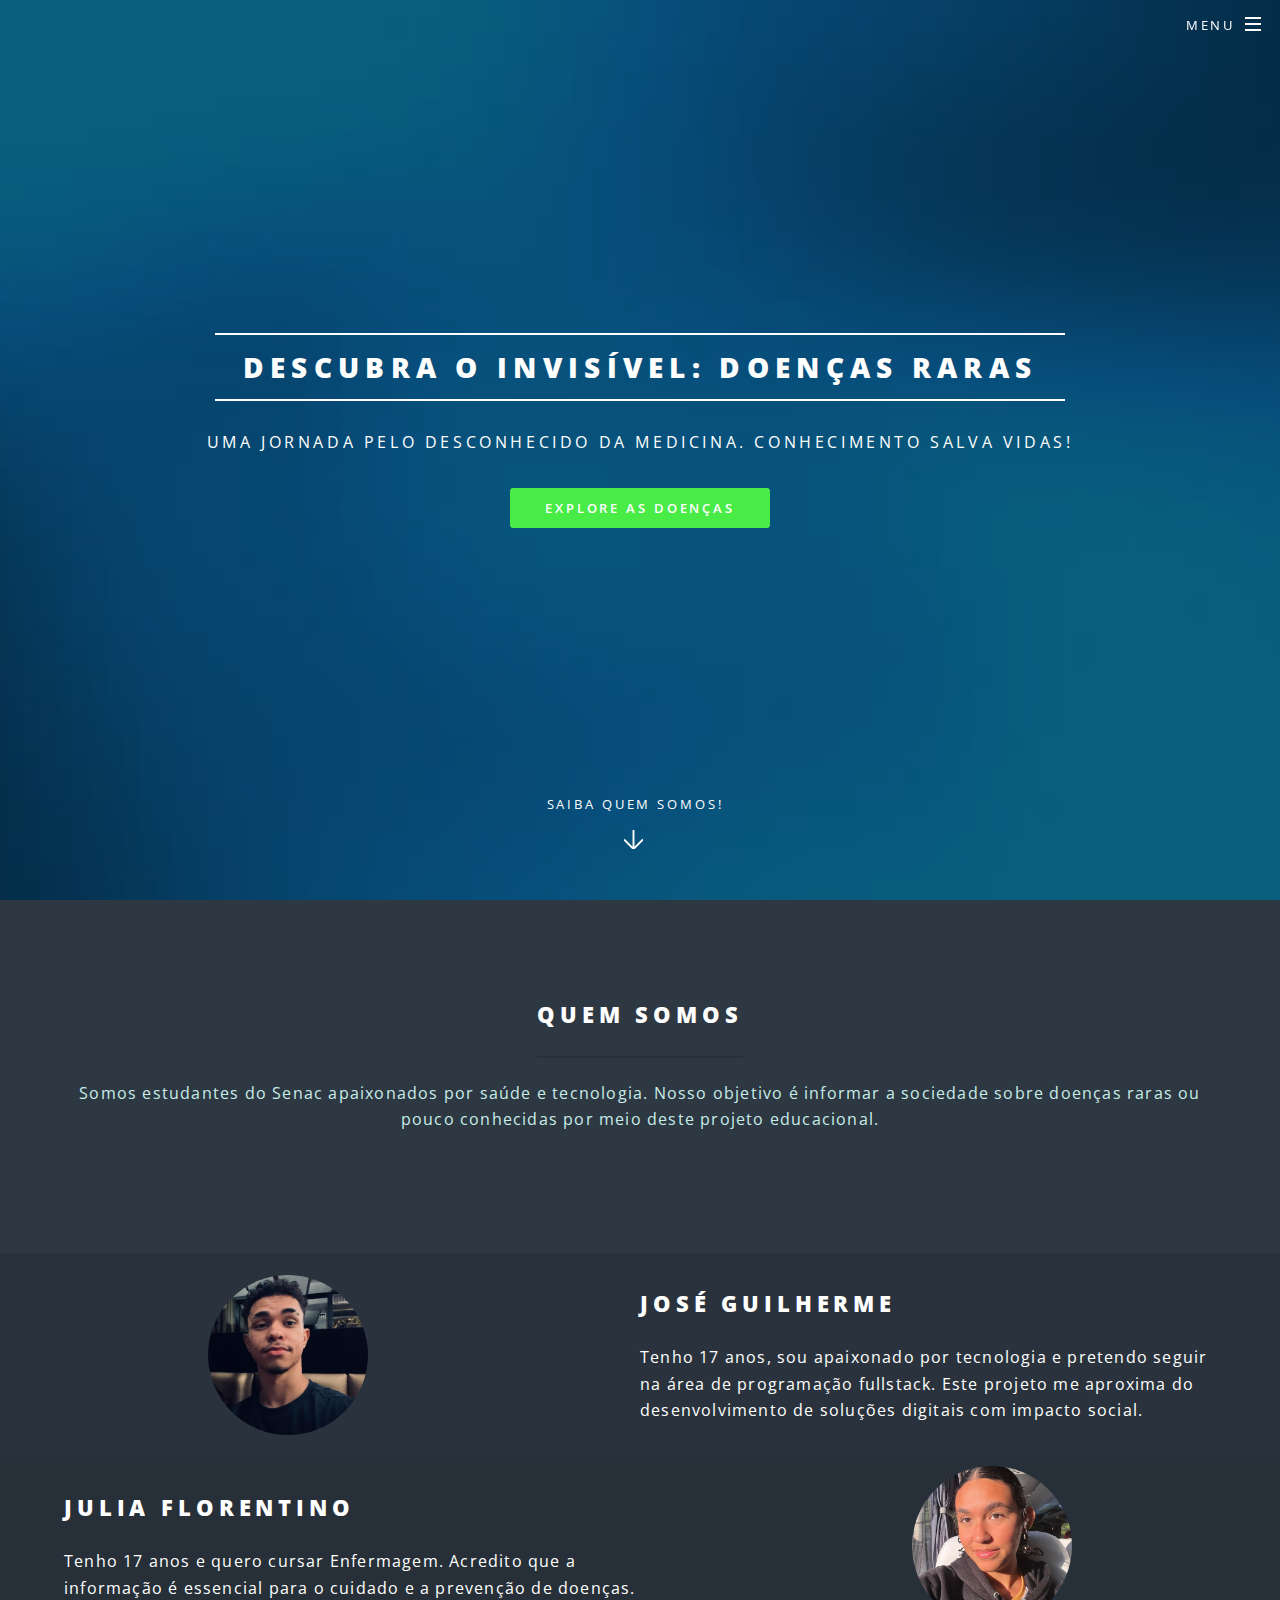
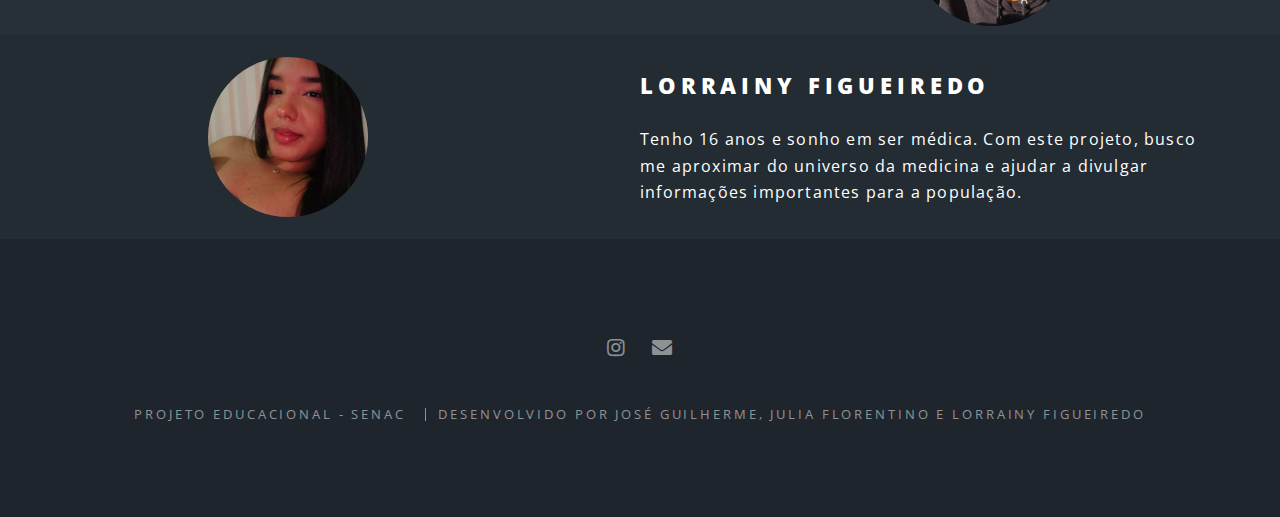
<file: index.html>
<!DOCTYPE HTML>
<html>
<head>
    <title> Conhecendo o Desconhecido </title>
    <meta charset="utf-8" />
    <meta name="viewport" content="width=device-width, initial-scale=1" />
    <link rel="stylesheet" href="assets/css/main.css" />
</head>

<body class="landing is-preload">

    <div id="page-wrapper">

        <header id="header" class="alt">
            <h1>
                <a href="index.html">
                    <img src="images/logo.png" alt="Logo do site Conhecendo o Desconhecido" style="height:40px; vertical-align:middle; margin-right:10px;">
                </a>
            </h1>

            <nav id="nav">
                <ul>
                    <li class="special">
                        <a href="#menu" class="menuToggle"><span>Menu</span></a>
                        <div id="menu">
                            <ul>
                                <li><a href="index.html">Home</a></li>
                                <li><a href="doencas.html">Doenças</a></li>
                            </ul>
                        </div>
                    </li>
                </ul>
            </nav>
        </header>

        <section id="banner">
            <div class="inner">
                <h2>Descubra o Invisível: Doenças Raras</h2>
                <p>Uma jornada pelo desconhecido da medicina. Conhecimento salva vidas!</p>
                <ul class="actions special">
                    <li><a href="doencas.html" class="button primary">Explore as Doenças</a></li>
                </ul>
            </div>
            <a href="#one" class="more scrolly">Saiba Quem Somos!</a>
        </section>

        <section id="one" class="wrapper style1 special">
            <div class="inner">
                <header class="major">
                    <h2>Quem Somos</h2>
                    <p>Somos estudantes do Senac apaixonados por saúde e tecnologia. Nosso objetivo é informar a sociedade sobre doenças raras ou pouco conhecidas por meio deste projeto educacional.</p>
                </header>
            </div>
        </section>

        <section id="two" class="wrapper alt style2">
            <section class="spotlight">
                <div class="image"><img src="images/jose.jpg" alt="José Guilherme" /></div>
                <div class="content">
                    <h2>José Guilherme</h2>
                    <p>Tenho 17 anos, sou apaixonado por tecnologia e pretendo seguir na área de programação fullstack. Este projeto me aproxima do desenvolvimento de soluções digitais com impacto social.</p>
                </div>
            </section>

            <section class="spotlight">
                <div class="image"><img src="images/julia.jpg" alt="Julia Florentino" /></div>
                <div class="content">
                    <h2>Julia Florentino</h2>
                    <p>Tenho 17 anos e quero cursar Enfermagem. Acredito que a informação é essencial para o cuidado e a prevenção de doenças.</p>
                </div>
            </section>

            <section class="spotlight">
                <div class="image"><img src="images/lorrainy.jpg" alt="Lorrainy Figueiredo" /></div>
                <div class="content">
                    <h2>Lorrainy Figueiredo</h2>
                    <p>Tenho 16 anos e sonho em ser médica. Com este projeto, busco me aproximar do universo da medicina e ajudar a divulgar informações importantes para a população.</p>
                </div>
            </section>
        </section>

        <footer id="footer">
            <ul class="icons">
                <li>
                    <a href="https://instagram.com/" target="_blank" rel="noopener" class="icon brands fa-instagram">
                        <span class="label">Instagram</span>
                    </a>
                </li>
                <li>
                    <a href="mailto:seuemail@exemplo.com" class="icon solid fa-envelope">
                        <span class="label">Email</span>
                    </a>
                </li>
            </ul>
            <ul class="copyright">
                <li>Projeto Educacional - Senac</li>
                <li>Desenvolvido por José Guilherme, Julia Florentino e Lorrainy Figueiredo</li>
            </ul>
        </footer>

    </div>

    <script src="assets/js/jquery.min.js"></script>
    <script src="assets/js/jquery.scrollex.min.js"></script>
    <script src="assets/js/jquery.scrolly.min.js"></script>
    <script src="assets/js/browser.min.js"></script>
    <script src="assets/js/breakpoints.min.js"></script>
    <script src="assets/js/util.js"></script>
    <script src="assets/js/main.js"></script>

</body>
</html>
</file>
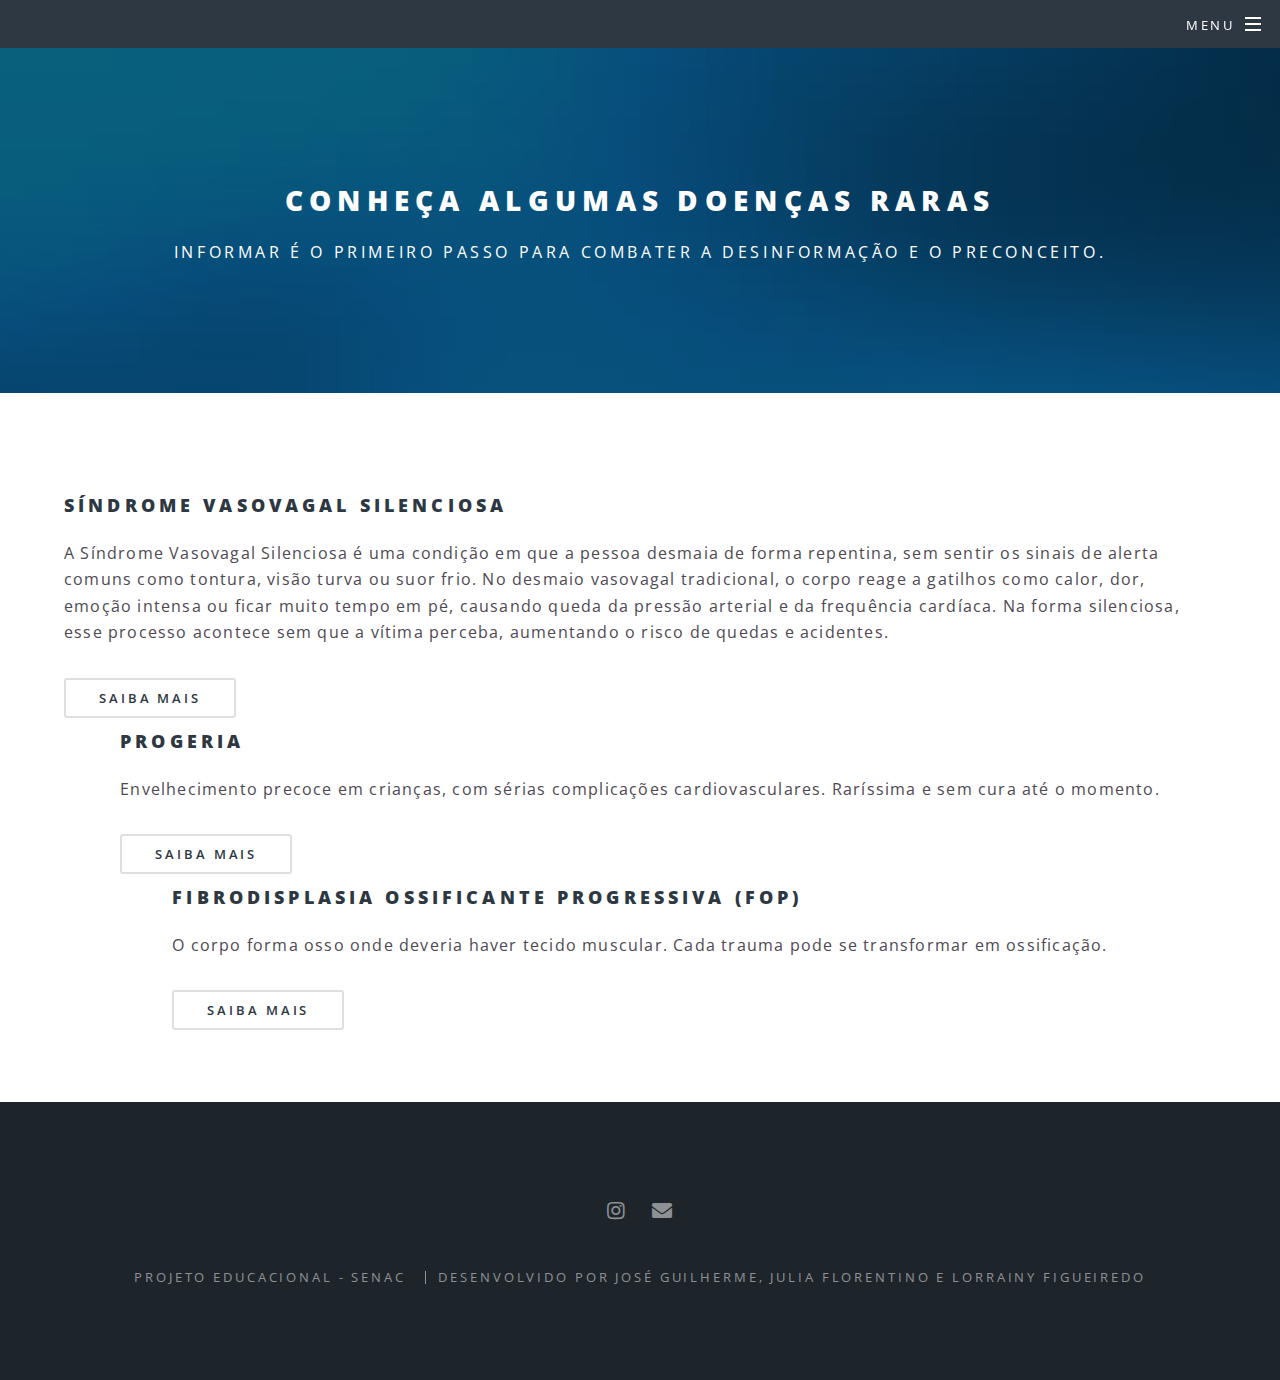
<file: doencas.html>
<!DOCTYPE HTML>
<html>
<head>
	<title>Doenças Raras - Conhecendo o Desconhecido</title>
	<meta charset="utf-8" />
	<meta name="viewport" content="width=device-width, initial-scale=1" />
	<link rel="stylesheet" href="assets/css/main.css" />
	<noscript><link rel="stylesheet" href="assets/css/noscript.css" /></noscript>
</head>
<body class="is-preload">
	<div id="page-wrapper">
		<header id="header" class="alt">
			<h1><a href="index.html">Conhecendo o Desconhecido</a></h1>
			<nav id="nav">
				<ul>
					<li class="special">
						<a href="#menu" class="menuToggle"><span>Menu</span></a>
						<div id="menu">
							<ul>
								<li><a href="index.html">Home</a></li>
								<li><a href="doencas.html">Doenças</a></li>
								<li><a href="relatos.html">Relatos</a></li>
								<li><a href="index.html">Quem Somos?</a></li>
							</ul>
						</div>
					</li>
				</ul>
			</nav>
		</header>

		<article id="main">
			<header>
				<h2>Conheça Algumas Doenças Raras</h2>
				<p>Informar é o primeiro passo para combater a desinformação e o preconceito.</p>
			</header>
			<section class="wrapper style5">
				<div class="inner">
					<div class="features">
						<section>
							<h3>Síndrome Vasovagal Silenciosa</h3>
							<p>A Síndrome Vasovagal Silenciosa é uma condição em que a pessoa desmaia de forma repentina, sem sentir os sinais de alerta comuns como tontura, visão turva ou suor frio.
No desmaio vasovagal tradicional, o corpo reage a gatilhos como calor, dor, emoção intensa ou ficar muito tempo em pé, causando queda da pressão arterial e da frequência cardíaca. Na forma silenciosa, esse processo acontece sem que a vítima perceba, aumentando o risco de quedas e acidentes.</p>
							<a href="vasogal.html" class="button small">Saiba mais</a>
						</section>
						<section>
							<h3>Progeria</h3>
							<p>Envelhecimento precoce em crianças, com sérias complicações cardiovasculares. Raríssima e sem cura até o momento.</p>
							<a href="#" class="button small">Saiba mais</a>
						</section>
						<section>
							<h3>Fibrodisplasia Ossificante Progressiva (FOP)</h3>
							<p>O corpo forma osso onde deveria haver tecido muscular. Cada trauma pode se transformar em ossificação.</p>
							<a href="#" class="button small">Saiba mais</a>
						</section>
					</div>
				</div>
			</section>
		</article>

		<footer id="footer">
			<ul class="icons">
				<li><a href="#" class="icon brands fa-instagram"><span class="label">Instagram</span></a></li>
				<li><a href="#" class="icon solid fa-envelope"><span class="label">Email</span></a></li>
			</ul>
			<ul class="copyright">
				<li>Projeto Educacional - Senac</li>
				<li>Desenvolvido por José Guilherme, Julia Florentino e Lorrainy Figueiredo</li>
			</ul>
		</footer>
	</div>

	<script src="assets/js/jquery.min.js"></script>
	<script src="assets/js/jquery.scrollex.min.js"></script>
	<script src="assets/js/jquery.scrolly.min.js"></script>
	<script src="assets/js/browser.min.js"></script>
	<script src="assets/js/breakpoints.min.js"></script>
	<script src="assets/js/util.js"></script>
	<script src="assets/js/main.js"></script>
</body>
</html>
</file>
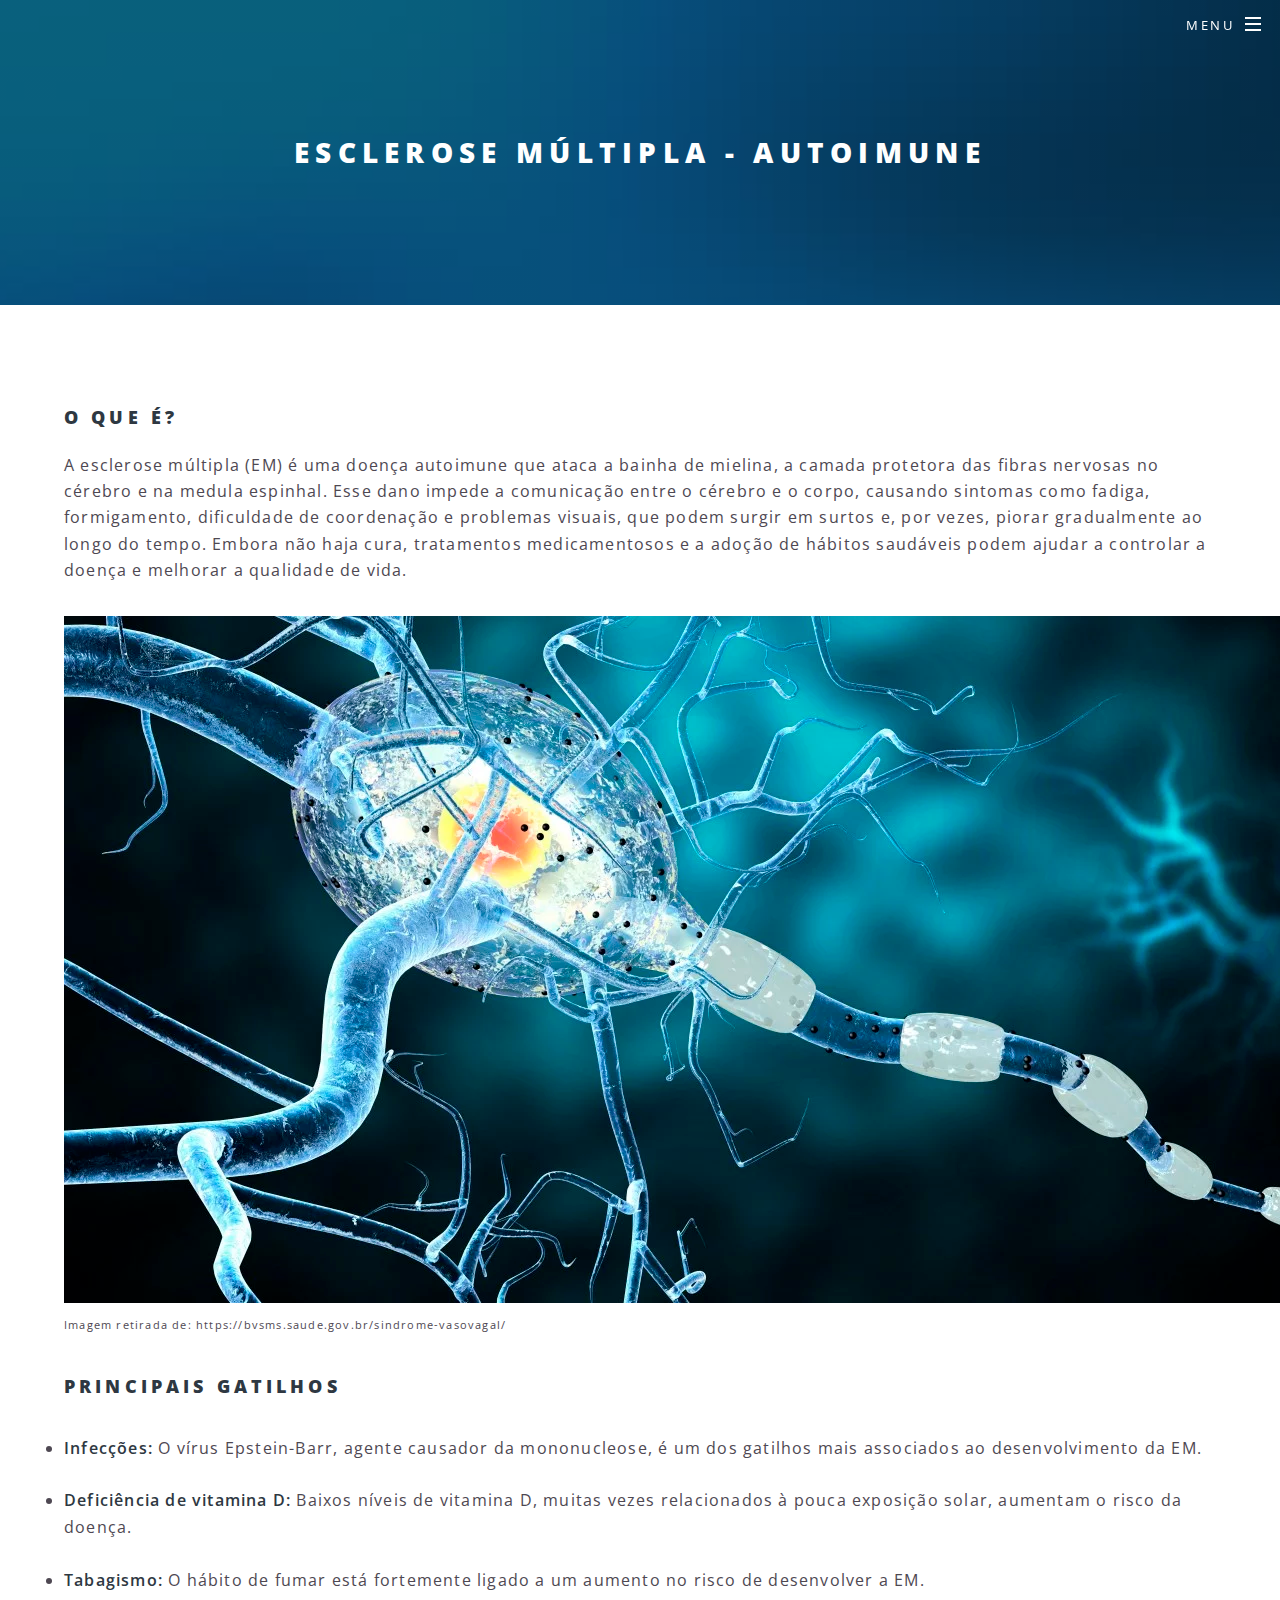
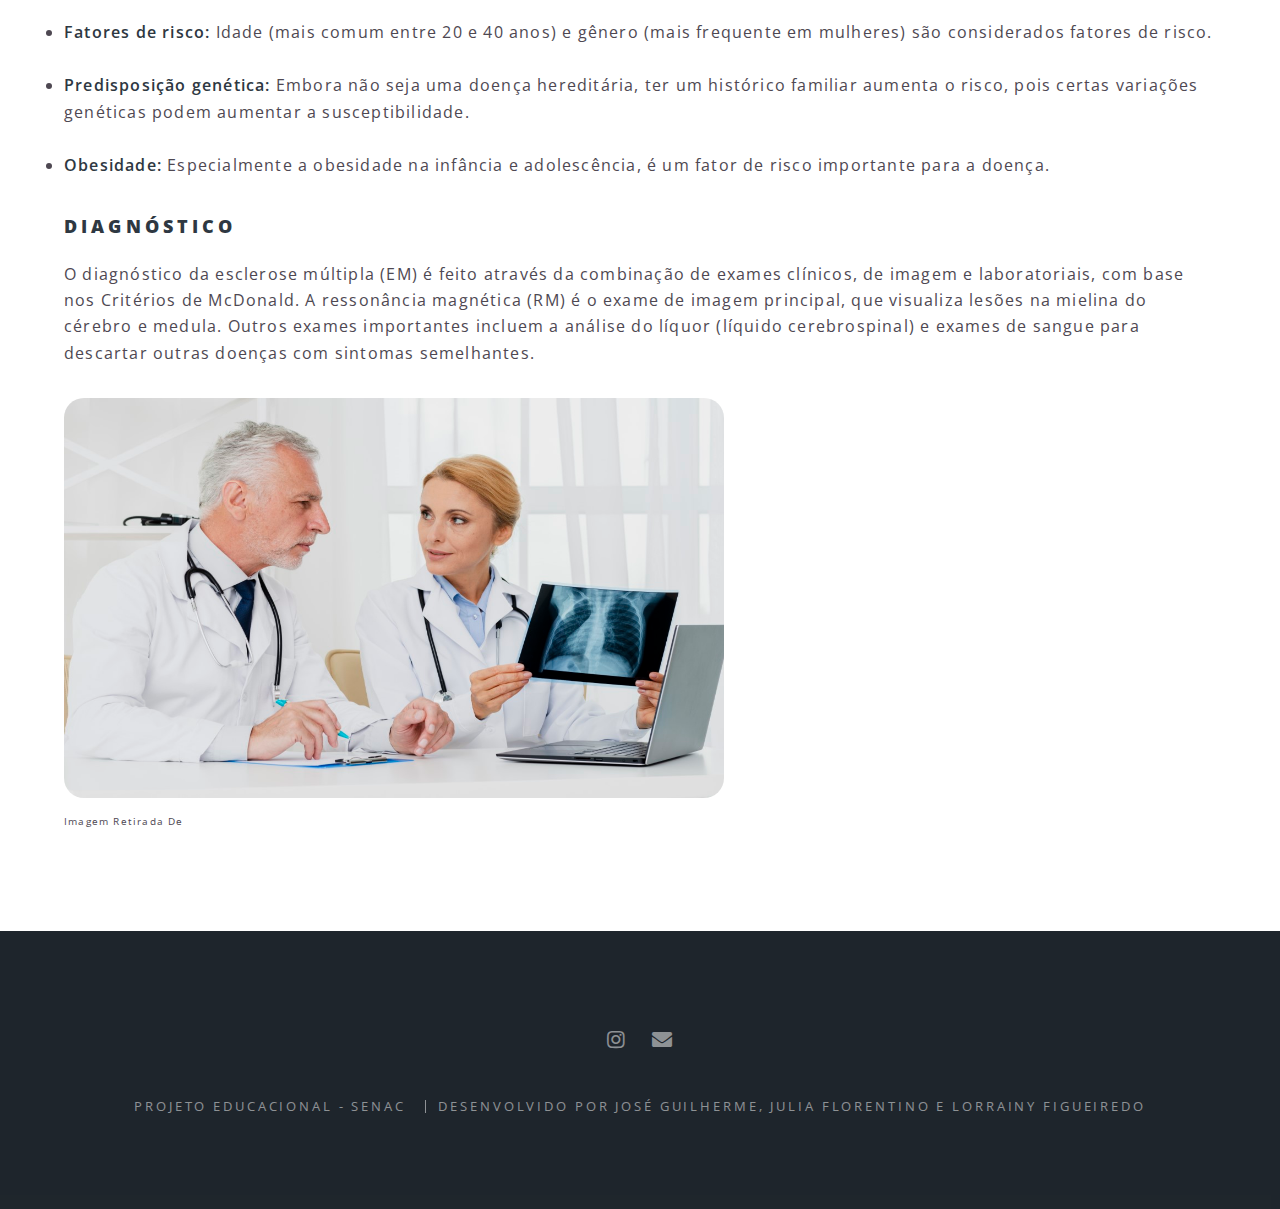
<file: esclerose.html>
<!DOCTYPE HTML>
<html>
	<head>
		<title> Conhecendo o Desconhecido </title>
		<meta charset="utf-8" />
		<meta name="viewport" content="width=device-width, initial-scale=1" />
		<link rel="stylesheet" href="assets/css/main.css" />
		<noscript><link rel="stylesheet" href="assets/css/noscript.css" /></noscript>
	</head>
	<body class="landing is-preload">

		<div id="page-wrapper">

			<header id="header" class="alt">
				<h1>
					<a href="index.html">
						<img src="images/logo.png" alt="Logo do site Conhecendo o Desconhecido" style="height:40px; vertical-align:middle; margin-right:10px;">
					</a>
				</h1></a>
				<nav id="nav">
					<ul>
						<li class="special">
							<a href="#menu" class="menuToggle"><span>Menu</span></a>
							<div id="menu">
								<ul>
									<li><a href="index.html">Home</a></li>
									<li><a href="doencas.html">Doenças</a></li>
									<li><a href="relatos.html">Relatos</a></li>
								</ul>
							</div>
						</li>
					</ul>
				</nav>
			</header>
            <article id="main">
              
                <header>
                    <h2>Esclerose Múltipla - Autoimune</h2>
					
                    <p></p>
                </header>
				
			</section>
		<article id="main">
			<section class="wrapper style5">
				<div class="inner">
                   	<section id="one" class="">
					<h3>O que é?</h3>
					
					<p>A esclerose múltipla (EM) é uma doença autoimune que ataca a bainha de mielina, a camada protetora das fibras nervosas no cérebro e na medula espinhal. Esse dano impede a comunicação entre o cérebro e o corpo, causando sintomas como fadiga, formigamento, dificuldade de coordenação e problemas visuais, que podem surgir em surtos e, por vezes, piorar gradualmente ao longo do tempo. Embora não haja cura, tratamentos medicamentosos e a adoção de hábitos saudáveis podem ajudar a controlar a doença e melhorar a qualidade de vida.  </p>
						<img src="images/esclerosemultipla.jfif" alt="" class="esclerose">
						<p><span style="font-size: 0.7em">Imagem retirada de: https://bvsms.saude.gov.br/sindrome-vasovagal/</span></p>
						<div>

						<h3>Principais Gatilhos</h3>
                      <p> <li> <strong>Infecções:</strong> O vírus Epstein-Barr, agente causador da mononucleose, é um dos gatilhos mais associados ao desenvolvimento da EM.</li>
<br>
                            <li> <strong>Deficiência de vitamina D:</strong> Baixos níveis de vitamina D, muitas vezes relacionados à pouca exposição solar, aumentam o risco da doença.</li>
                            <br>
                            <li> <strong>Tabagismo: </strong>O hábito de fumar está fortemente ligado a um aumento no risco de desenvolver a EM.</li>
<br>
							<li><strong>Fatores de risco:</strong> Idade (mais comum entre 20 e 40 anos) e gênero (mais frequente em mulheres) são considerados fatores de risco. </li>
                            <br>
							<li><strong>Predisposição genética:</strong> Embora não seja uma doença hereditária, ter um histórico familiar aumenta o risco, pois certas variações genéticas podem aumentar a susceptibilidade.</li>
                           <br>
							<li> <strong>Obesidade:</strong> Especialmente a obesidade na infância e adolescência, é um fator de risco importante para a doença.</p></li>
						</div>
					</section>
                        <h3>Diagnóstico</h3>
						
						
                        <p>O diagnóstico da esclerose múltipla (EM) é feito através da combinação de exames clínicos, de imagem e laboratoriais, com base nos Critérios de McDonald. A ressonância magnética (RM) é o exame de imagem principal, que visualiza lesões na mielina do cérebro e medula. Outros exames importantes incluem a análise do líquor (líquido cerebrospinal) e exames de sangue para descartar outras doenças com sintomas semelhantes. </p>
                        
							<img src="images/diagnostico.jpg" alt="" class="diagnostico"> 
							<p><span style="font-size: 0.6em;"> Imagem Retirada De</span></p>
						</section>
                    </div> 
                    </section>
					</div>
				</div>
			</section>
		</article>

		<footer id="footer">
			<ul class="icons">
				<li><a href="#" class="icon brands fa-instagram"><span class="label">Instagram</span></a></li>
				<li><a href="#" class="icon solid fa-envelope"><span class="label">Email</span></a></li>
			</ul>
			<ul class="copyright">
				<li>Projeto Educacional - Senac</li>
				<li>Desenvolvido por José Guilherme, Julia Florentino e Lorrainy Figueiredo</li>
			</ul>
		</footer>
	</div>

	<script src="assets/js/jquery.min.js"></script>
	<script src="assets/js/jquery.scrollex.min.js"></script>
	<script src="assets/js/jquery.scrolly.min.js"></script>
	<script src="assets/js/browser.min.js"></script>
	<script src="assets/js/breakpoints.min.js"></script>
	<script src="assets/js/util.js"></script>
	<script src="assets/js/main.js"></script>
</body>
</html>
</file>
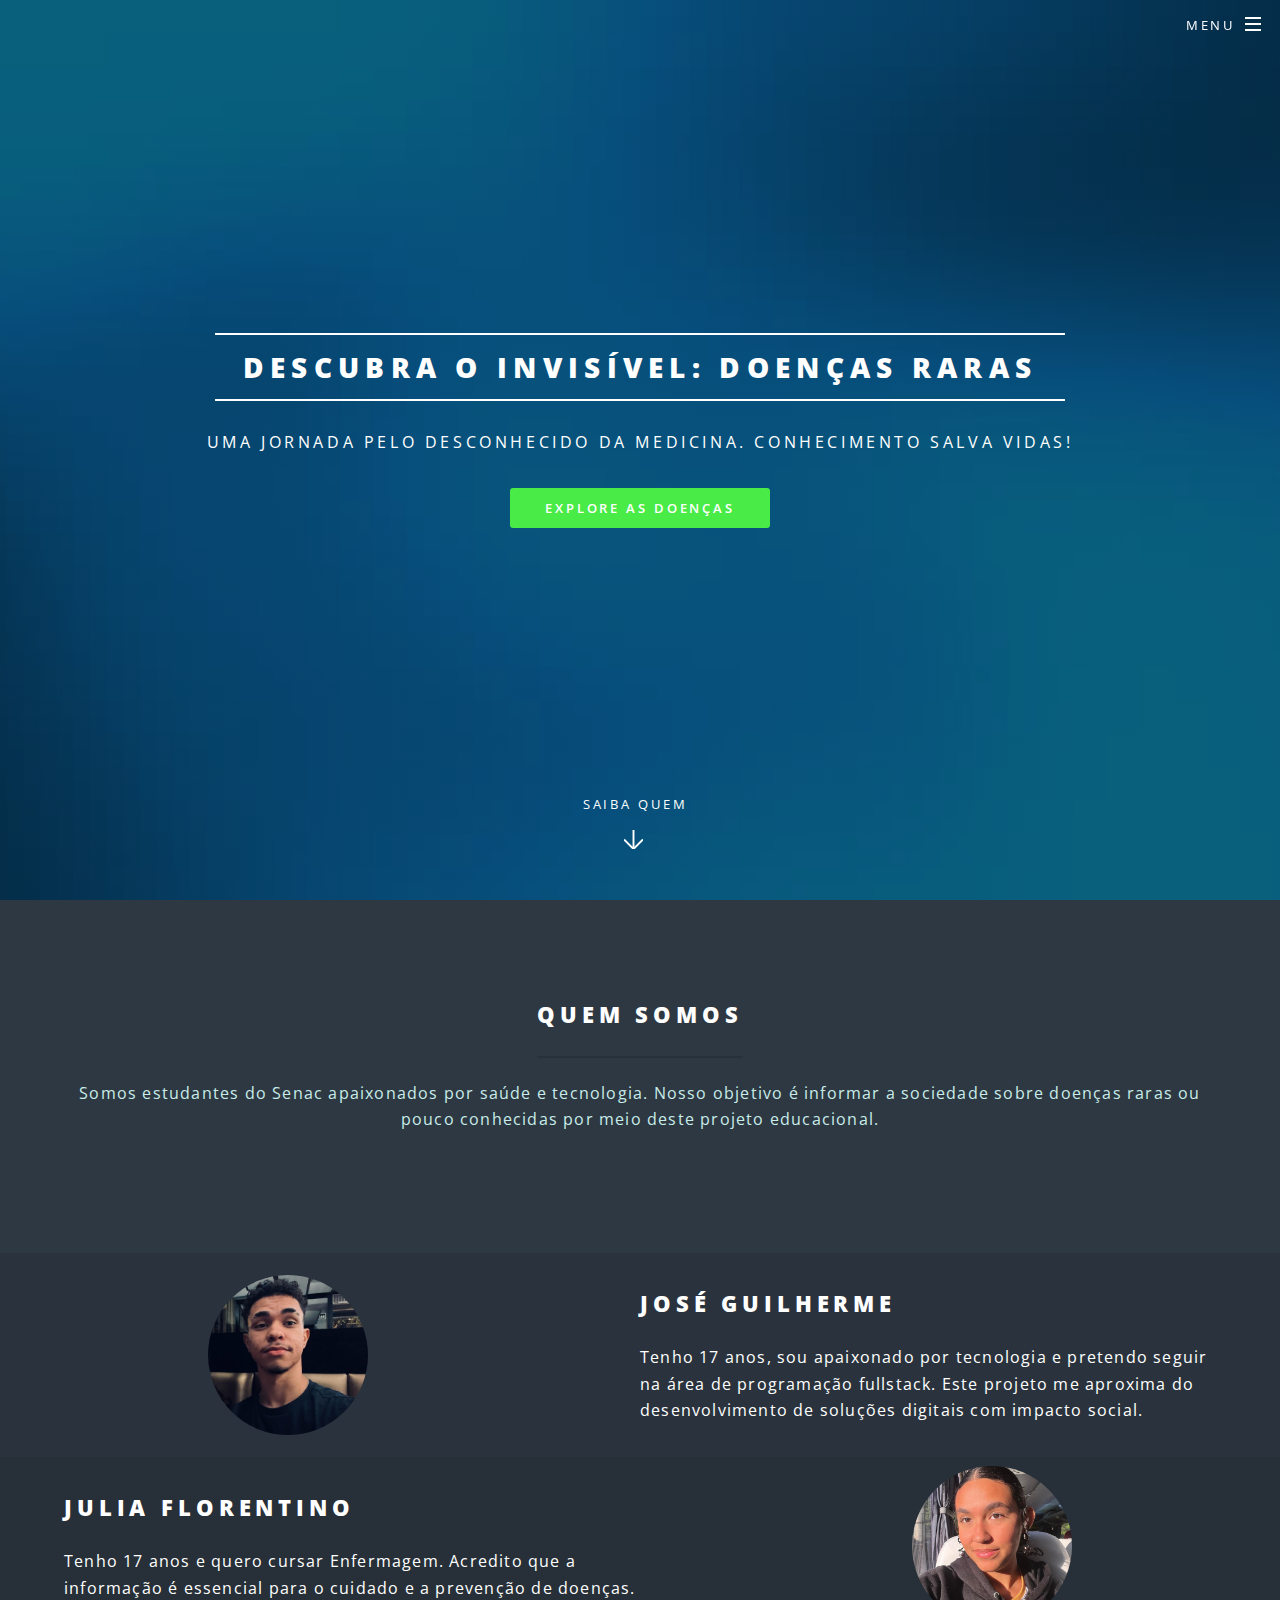
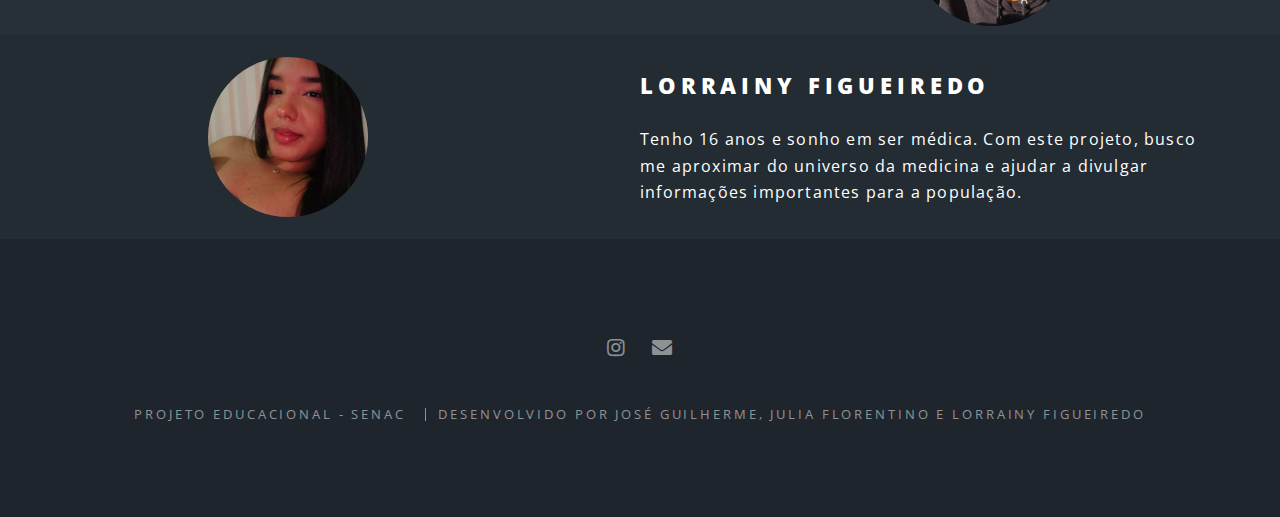
<file: home.html>
<!DOCTYPE HTML>
<html>
	<head>
		<title> Conhecendo o Desconhecido </title>
		<meta charset="utf-8" />
		<meta name="viewport" content="width=device-width, initial-scale=1" />
		<link rel="stylesheet" href="assets/css/main.css" />
		<noscript><link rel="stylesheet" href="assets/css/noscript.css" /></noscript>
	</head>
	<body class="landing is-preload">

		<div id="page-wrapper">

			<header id="header" class="alt">
				<h1>
					<a href="home.html">
						<img src="images/logo.png" alt="Logo do site Conhecendo o Desconhecido" style="height:40px; vertical-align:middle; margin-right:10px;">
					</a>
				</h1></a>
				<nav id="nav">
					<ul>
						<li class="special">
							<a href="#menu" class="menuToggle"><span>Menu</span></a>
							<div id="menu">
								<ul>
									<li><a href="home.html">Home</a></li>
									<li><a href="doencas.html">Doenças</a></li>
									<li><a href="relatos.html">Relatos</a></li>
									<li><a href="quemsomos.html">Quem Somos?</a></li>
								</ul>
							</div>
						</li>
					</ul>
				</nav>
			</header>

			<section id="banner">
				<div class="inner">
					<h2>Descubra o Invisível: Doenças Raras</h2>
					<p>Uma jornada pelo desconhecido da medicina. Conhecimento salva vidas!</p>
					<ul class="actions special">
						<li><a href="doencas.html" class="button primary">Explore as Doenças</a></li>
					</ul>
				</div>
				<a href="#one" class="more scrolly">Saiba Quem</a>
			</section>

			<section id="one" class="wrapper style1 special">
				<div class="inner">
					<header class="major">
						<h2>Quem Somos</h2>
						<p>Somos estudantes do Senac apaixonados por saúde e tecnologia. Nosso objetivo é informar a sociedade sobre doenças raras ou pouco conhecidas por meio deste projeto educacional.</p>
					</header>
				</div>
			</section>

			<section id="two" class="wrapper alt style2">
				<section class="spotlight">
					<div class="image"><img src="images/jose.jpg" alt="José Guilherme, jovem sorridente de 17 anos, veste camiseta preta e está em ambiente interno iluminado, transmitindo entusiasmo e confiança" /></div>
					<div class="content">
						<h2>José Guilherme</h2>
						<p>Tenho 17 anos, sou apaixonado por tecnologia e pretendo seguir na área de programação fullstack. Este projeto me aproxima do desenvolvimento de soluções digitais com impacto social.</p>
					</div>
				</section>
				<section class="spotlight">
					<div class="image"><img src="images/julia.jpg" alt="Julia Florentino" /></div>
					<div class="content">
						<h2>Julia Florentino</h2>
						<p>Tenho 17 anos e quero cursar Enfermagem. Acredito que a informação é essencial para o cuidado e a prevenção de doenças.</p>
					</div>
				</section>
				<section class="spotlight">
					<div class="image"><img src="images/lorrainy.jpg" alt="Lorrainy Figueiredo" /></div>
					<div class="content">
						<h2>Lorrainy Figueiredo</h2>
						<p>Tenho 16 anos e sonho em ser médica. Com este projeto, busco me aproximar do universo da medicina e ajudar a divulgar informações importantes para a população.</p>
					</div>
				</section>
			</section>

			<!-- ...existing code... -->
<footer id="footer">
    <ul class="icons">
        <li>
            <a href="https://instagram.com/" target="_blank" rel="noopener" class="icon brands fa-instagram" aria-label="Instagram">
                <span class="label">Instagram</span>
            </a>
        </li>
        <li>
            <a href="mailto:seuemail@exemplo.com" class="icon solid fa-envelope" aria-label="Email">
                <span class="label">Email</span>
            </a>
        </li>
    </ul>
    <ul class="copyright">
        <li>Projeto Educacional - Senac</li>
        <li>Desenvolvido por José Guilherme, Julia Florentino e Lorrainy Figueiredo</li>
    </ul>
</footer>
<!-- ...existing code... -->

		</div>

		<script src="assets/js/jquery.min.js"></script>
		<script src="assets/js/jquery.scrollex.min.js"></script>
		<script src="assets/js/jquery.scrolly.min.js"></script>
		<script src="assets/js/browser.min.js"></script>
		<script src="assets/js/breakpoints.min.js"></script>
		<script src="assets/js/util.js"></script>
		<script src="assets/js/main.js"></script>

	</body>

</html>
</file>
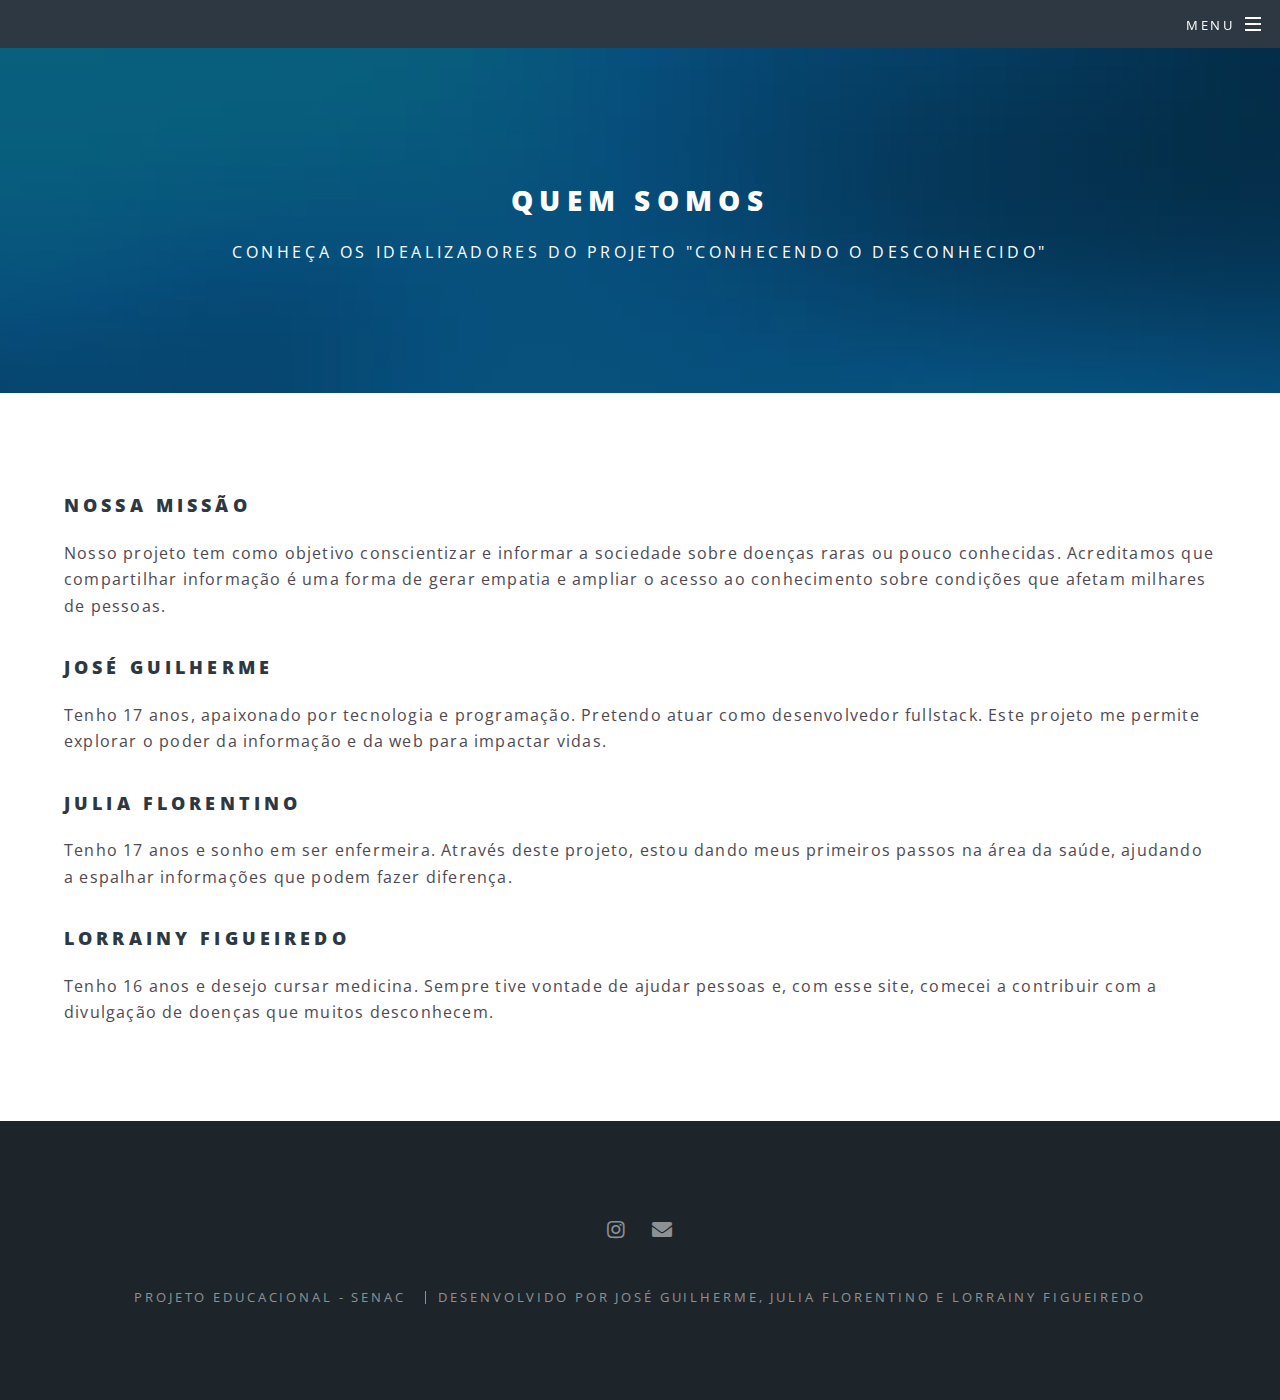
<file: quemsomos.html>
<!DOCTYPE HTML>
<html>
<head>
	<title>Quem Somos - Conhecendo o Desconhecido</title>
	<meta charset="utf-8" />
	<meta name="viewport" content="width=device-width, initial-scale=1" />
	<link rel="stylesheet" href="assets/css/main.css" />
	<noscript><link rel="stylesheet" href="assets/css/noscript.css" /></noscript>
</head>
<body class="is-preload">
	<div id="page-wrapper">
		<header id="header" class="alt">
			<h1><a href="index.html">Conhecendo o Desconhecido</a></h1>
			<nav id="nav">
				<ul>
					<li class="special">
						<a href="#menu" class="menuToggle"><span>Menu</span></a>
						<div id="menu">
							<ul>
								<li><a href="index.html">Home</a></li>
								<li><a href="doencas.html">Doenças</a></li>
								<li><a href="relatos.html">Relatos</a></li>
								<li><a href="quemsomos.html">Quem Somos?</a></li>
							</ul>
						</div>
					</li>
				</ul>
			</nav>
		</header>

		<article id="main">
			<header>
				<h2>Quem Somos</h2>
				<p>Conheça os idealizadores do projeto "Conhecendo o Desconhecido"</p>
			</header>

			<section class="wrapper style5">
				<div class="inner">
					<h3>Nossa Missão</h3>
					<p>Nosso projeto tem como objetivo conscientizar e informar a sociedade sobre doenças raras ou pouco conhecidas. Acreditamos que compartilhar informação é uma forma de gerar empatia e ampliar o acesso ao conhecimento sobre condições que afetam milhares de pessoas.</p>

					<div class="features">
						<section>
							<h3>José Guilherme</h3>
							<p>Tenho 17 anos, apaixonado por tecnologia e programação. Pretendo atuar como desenvolvedor fullstack. Este projeto me permite explorar o poder da informação e da web para impactar vidas.</p>
						</section>
						<section>
							<h3>Julia Florentino</h3>
							<p>Tenho 17 anos e sonho em ser enfermeira. Através deste projeto, estou dando meus primeiros passos na área da saúde, ajudando a espalhar informações que podem fazer diferença.</p>
						</section>
						<section>
							<h3>Lorrainy Figueiredo</h3>
							<p>Tenho 16 anos e desejo cursar medicina. Sempre tive vontade de ajudar pessoas e, com esse site, comecei a contribuir com a divulgação de doenças que muitos desconhecem.</p>
						</section>
					</div>
				</div>
			</section>
		</article>

		<footer id="footer">
			<ul class="icons">
				<li><a href="#" class="icon brands fa-instagram"><span class="label">Instagram</span></a></li>
				<li><a href="#" class="icon solid fa-envelope"><span class="label">Email</span></a></li>
			</ul>
			<ul class="copyright">
				<li>Projeto Educacional - Senac</li>
				<li>Desenvolvido por José Guilherme, Julia Florentino e Lorrainy Figueiredo</li>
			</ul>
		</footer>
	</div>

	<script src="assets/js/jquery.min.js"></script>
	<script src="assets/js/jquery.scrollex.min.js"></script>
	<script src="assets/js/jquery.scrolly.min.js"></script>
	<script src="assets/js/browser.min.js"></script>
	<script src="assets/js/breakpoints.min.js"></script>
	<script src="assets/js/util.js"></script>
	<script src="assets/js/main.js"></script>
</body>
</html>
</file>
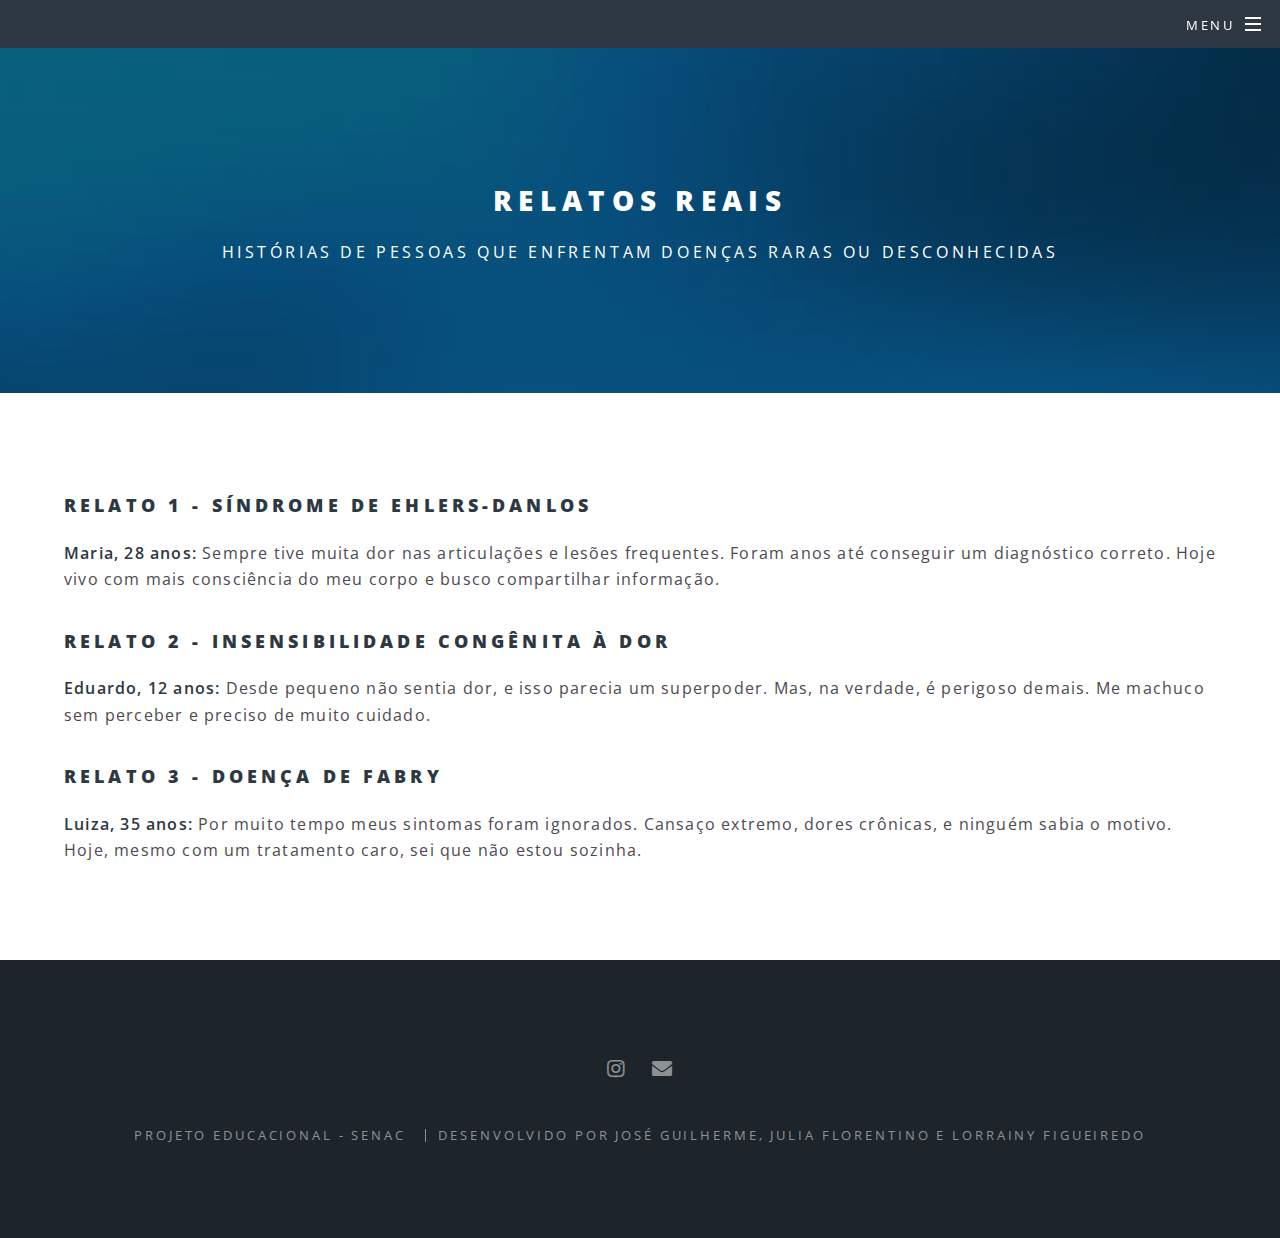
<file: relatos.html>
<!DOCTYPE HTML>
<html>
<head>
	<title>Relatos - Conhecendo o Desconhecido</title>
	<meta charset="utf-8" />
	<meta name="viewport" content="width=device-width, initial-scale=1" />
	<link rel="stylesheet" href="assets/css/main.css" />
	<noscript><link rel="stylesheet" href="assets/css/noscript.css" /></noscript>
</head>
<body class="is-preload">
	<div id="page-wrapper">
		<header id="header" class="alt">
			<h1><a href="home.html">Conhecendo o Desconhecido</a></h1>
			<nav id="nav">
				<ul>
					<li class="special">
						<a href="#menu" class="menuToggle"><span>Menu</span></a>
						<div id="menu">
							<ul>
								<li><a href="home.html">Home</a></li>
								<li><a href="doencas.html">Doenças</a></li>
								<li><a href="relatos.html">Relatos</a></li>
								<li><a href="quemsomos.html">Quem Somos?</a></li>
							</ul>
						</div>
					</li>
				</ul>
			</nav>
		</header>

		<article id="main">
			<header>
				<h2>Relatos Reais</h2>
				<p>Histórias de pessoas que enfrentam doenças raras ou desconhecidas</p>
			</header>
			<section class="wrapper style5">
				<div class="inner">
					<section>
						<h3>Relato 1 - Síndrome de Ehlers-Danlos</h3>
						<p><strong>Maria, 28 anos:</strong> Sempre tive muita dor nas articulações e lesões frequentes. Foram anos até conseguir um diagnóstico correto. Hoje vivo com mais consciência do meu corpo e busco compartilhar informação.</p>

						<h3>Relato 2 - Insensibilidade Congênita à Dor</h3>
						<p><strong>Eduardo, 12 anos:</strong> Desde pequeno não sentia dor, e isso parecia um superpoder. Mas, na verdade, é perigoso demais. Me machuco sem perceber e preciso de muito cuidado.</p>

						<h3>Relato 3 - Doença de Fabry</h3>
						<p><strong>Luiza, 35 anos:</strong> Por muito tempo meus sintomas foram ignorados. Cansaço extremo, dores crônicas, e ninguém sabia o motivo. Hoje, mesmo com um tratamento caro, sei que não estou sozinha.</p>
					</section>
				</div>
			</section>
		</article>

		<footer id="footer">
			<ul class="icons">
				<li><a href="#" class="icon brands fa-instagram"><span class="label">Instagram</span></a></li>
				<li><a href="#" class="icon solid fa-envelope"><span class="label">Email</span></a></li>
			</ul>
			<ul class="copyright">
				<li>Projeto Educacional - Senac</li>
				<li>Desenvolvido por José Guilherme, Julia Florentino e Lorrainy Figueiredo</li>
			</ul>
		</footer>
	</div>

	<script src="assets/js/jquery.min.js"></script>
	<script src="assets/js/jquery.scrollex.min.js"></script>
	<script src="assets/js/jquery.scrolly.min.js"></script>
	<script src="assets/js/browser.min.js"></script>
	<script src="assets/js/breakpoints.min.js"></script>
	<script src="assets/js/util.js"></script>
	<script src="assets/js/main.js"></script>
</body>
</html>
</file>
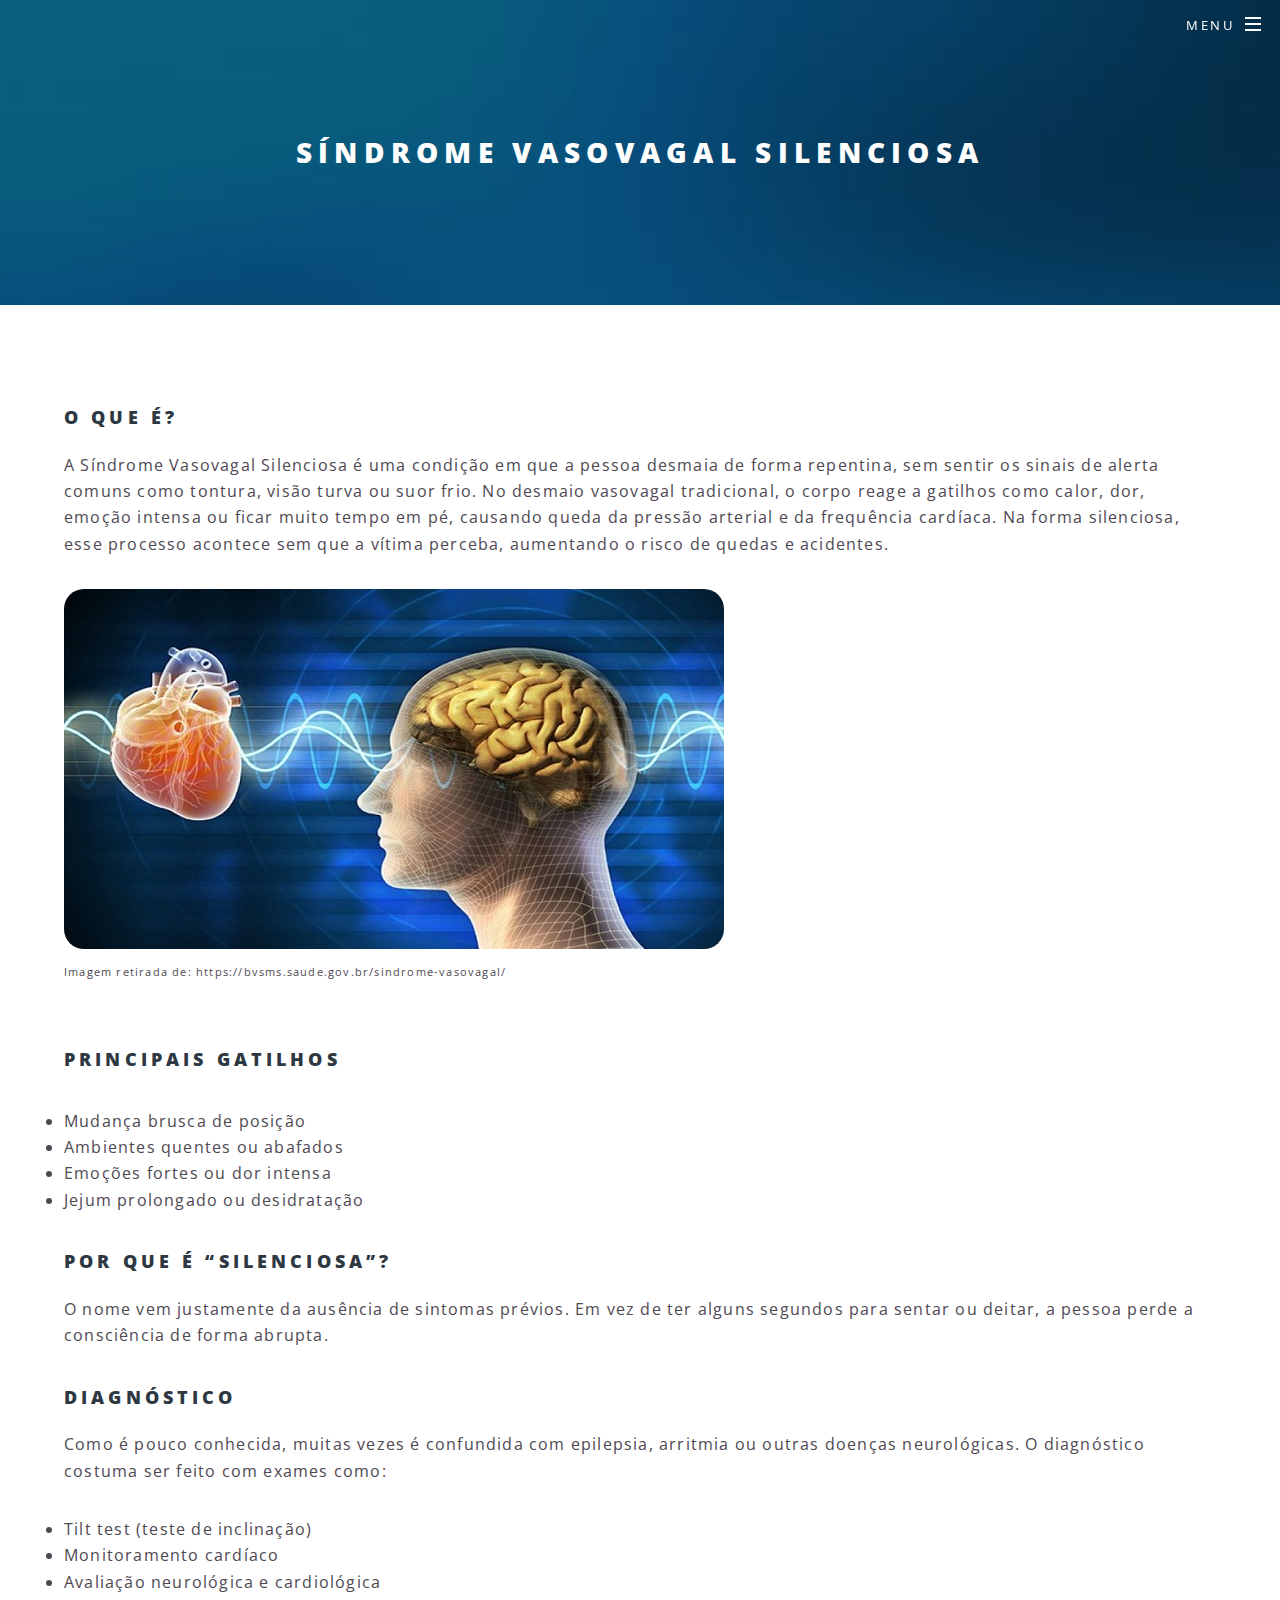
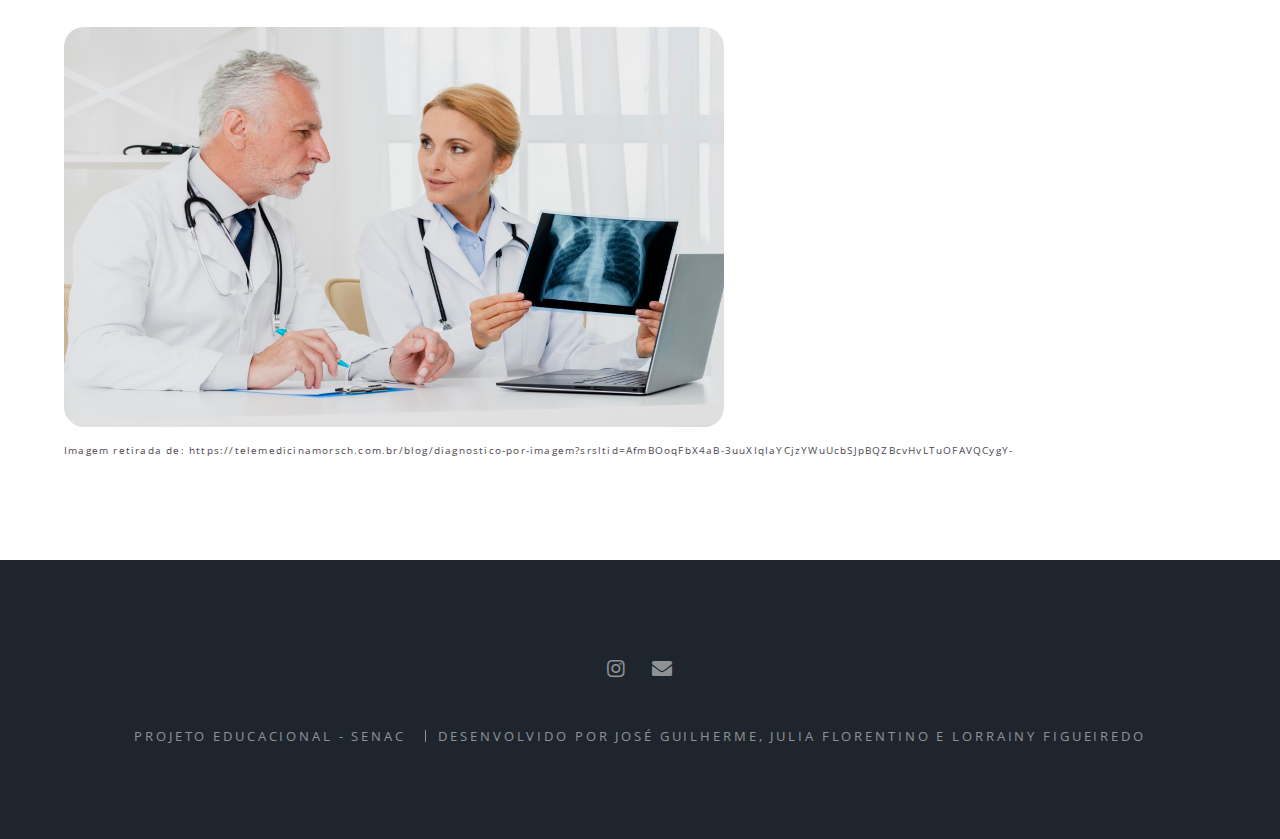
<file: vasogal.html>
<!DOCTYPE HTML>
<html>
	<head>
		<title> Conhecendo o Desconhecido </title>
		<meta charset="utf-8" />
		<meta name="viewport" content="width=device-width, initial-scale=1" />
		<link rel="stylesheet" href="assets/css/main.css" />
		<noscript><link rel="stylesheet" href="assets/css/noscript.css" /></noscript>
	</head>
	<body class="landing is-preload">

		<div id="page-wrapper">

			<header id="header" class="alt">
				<h1>
					<a href="index.html">
						<img src="images/logo.png" alt="Logo do site Conhecendo o Desconhecido" style="height:40px; vertical-align:middle; margin-right:10px;">
					</a>
				</h1></a>
				<nav id="nav">
					<ul>
						<li class="special">
							<a href="#menu" class="menuToggle"><span>Menu</span></a>
							<div id="menu">
								<ul>
									<li><a href="index.html">Home</a></li>
									<li><a href="doencas.html">Doenças</a></li>
									<li><a href="relatos.html">Relatos</a></li>
								</ul>
							</div>
						</li>
					</ul>
				</nav>
			</header>
            <article id="main">
              
                <header>
                    <h2>Síndrome Vasovagal Silenciosa</h2>
					
                    <p></p>
                </header>
				
			</section>
		<article id="main">
			<section class="wrapper style5">
				<div class="inner">
                   	<section id="one" class="">
					<h3>O que é?</h3>
					
					<p>A Síndrome Vasovagal Silenciosa é uma condição em que a pessoa desmaia de forma repentina, sem sentir os sinais de alerta comuns como tontura, visão turva ou suor frio.
                        No desmaio vasovagal tradicional, o corpo reage a gatilhos como calor, dor, emoção intensa ou ficar muito tempo em pé, causando queda da pressão arterial e da frequência cardíaca. Na forma silenciosa, esse processo acontece sem que a vítima perceba, aumentando o risco de quedas e acidentes.</p>
						<img src="images/sindromevasovagal.jpg" alt="" class="vasovagal">
						<p><span style="font-size: 0.7em">Imagem retirada de: https://bvsms.saude.gov.br/sindrome-vasovagal/</span></p>
						<div>
							<br>
                      <h3>Principais gatilhos</h3>
					</a>
                        <p> <li> Mudança brusca de posição </li>

                            <li> Ambientes quentes ou abafados</li>
                            
                            <li> Emoções fortes ou dor intensa</li>
                            
                            <li> Jejum prolongado ou desidratação</p></li>
                    </section>
                        <h3>Por que é “silenciosa”?</h3>
                        <p>O nome vem justamente da ausência de sintomas prévios. Em vez de ter alguns segundos para sentar ou deitar, a pessoa perde a consciência de forma abrupta.</p>
                        <h3>Diagnóstico</h3>
						
						
                        <p>Como é pouco conhecida, muitas vezes é confundida com epilepsia, arritmia ou outras doenças neurológicas. O diagnóstico costuma ser feito com exames como:
                            <li>Tilt test (teste de inclinação)</li>
                            <li>Monitoramento cardíaco</li>
                            <li>Avaliação neurológica e cardiológica</li></p>
							<img src="images/diagnostico.jpg" alt="" class="diagnostico">
							<p><span style="font-size: 0.6em;"> Imagem retirada de: https://telemedicinamorsch.com.br/blog/diagnostico-por-imagem?srsltid=AfmBOoqFbX4aB-3uuXIqIaYCjzYWuUcbSJpBQZBcvHvLTuOFAVQCygY-</span></p>
						</section>
                    </div> 
                    </section>
					</div>
				</div>
			</section>
		</article>

		<footer id="footer">
			<ul class="icons">
				<li><a href="#" class="icon brands fa-instagram"><span class="label">Instagram</span></a></li>
				<li><a href="#" class="icon solid fa-envelope"><span class="label">Email</span></a></li>
			</ul>
			<ul class="copyright">
				<li>Projeto Educacional - Senac</li>
				<li>Desenvolvido por José Guilherme, Julia Florentino e Lorrainy Figueiredo</li>
			</ul>
		</footer>
	</div>

	<script src="assets/js/jquery.min.js"></script>
	<script src="assets/js/jquery.scrollex.min.js"></script>
	<script src="assets/js/jquery.scrolly.min.js"></script>
	<script src="assets/js/browser.min.js"></script>
	<script src="assets/js/breakpoints.min.js"></script>
	<script src="assets/js/util.js"></script>
	<script src="assets/js/main.js"></script>
</body>
</html>
</file>
<file: assets/css/noscript.css>
/*
	Spectral by HTML5 UP
	html5up.net | @ajlkn
	Free for personal and commercial use under the CCA 3.0 license (html5up.net/license)
*/

/* Banner */

	body.is-preload #banner h2 {
		-moz-transform: none;
		-webkit-transform: none;
		-ms-transform: none;
		transform: none;
		opacity: 1;
	}

		body.is-preload #banner h2:before, body.is-preload #banner h2:after {
			width: 100%;
		}

	body.is-preload #banner .more {
		-moz-transform: none;
		-webkit-transform: none;
		-ms-transform: none;
		transform: none;
		opacity: 1;
	}

	body.is-preload #banner:after {
		opacity: 0;
	}
</file>
<file: assets/css/main.css>
@import url(fontawesome-all.min.css);
@import url("https://fonts.googleapis.com/css?family=Open+Sans:400,400italic,600,600italic,800,800italic");

/*
	Spectral by HTML5 UP
	html5up.net | @ajlkn
	Free for personal and commercial use under the CCA 3.0 license (html5up.net/license)
*/

html, body, div, span, applet, object,
iframe, h1, h2, h3, h4, h5, h6, p, blockquote,
pre, a, abbr, acronym, address, big, cite,
code, del, dfn, em, img, ins, kbd, q, s, samp,
small, strike, strong, sub, sup, tt, var, b,
u, i, center, dl, dt, dd, ol, ul, li, fieldset,
form, label, legend, table, caption, tbody,
tfoot, thead, tr, th, td, article, aside,
canvas, details, embed, figure, figcaption,
footer, header, hgroup, menu, nav, output, ruby,
section, summary, time, mark, audio, video {
	margin: 0;
	padding: 0;
	border: 0;
	font-size: 100%;
	font: inherit;
	vertical-align: baseline;}

article, aside, details, figcaption, figure,
footer, header, hgroup, menu, nav, section {
	display: block;}

body {
	line-height: 1;
}

ol, ul {
	list-style: none;
}

blockquote, q {
	quotes: none;
}

	blockquote:before, blockquote:after, q:before, q:after {
		content: '';
		content: none;
	}

table {
	border-collapse: collapse;
	border-spacing: 0;
}

body {
	-webkit-text-size-adjust: none;
}

mark {
	background-color: transparent;
	color: inherit;
}

input::-moz-focus-inner {
	border: 0;
	padding: 0;
}

input, select, textarea {
	-moz-appearance: none;
	-webkit-appearance: none;
	-ms-appearance: none;
	appearance: none;
}

/* Basic */

	@-ms-viewport {
		width: device-width;
	}

	html {
		box-sizing: border-box;
	}

	*, *:before, *:after {
		box-sizing: inherit;
	}

	body {
		background: #2e3842;
	}

		body.is-preload *, body.is-preload *:before, body.is-preload *:after {
			-moz-animation: none !important;
			-webkit-animation: none !important;
			-ms-animation: none !important;
			animation: none !important;
			-moz-transition: none !important;
			-webkit-transition: none !important;
			-ms-transition: none !important;
			transition: none !important;
		}

	body, input, select, textarea {
		color: #fff;
		font-family: "Open Sans", Helvetica, sans-serif;
		font-size: 15pt;
		font-weight: 400;
		letter-spacing: 0.075em;
		line-height: 1.65em;
	}

		@media screen and (max-width: 1680px) {

			body, input, select, textarea {
				font-size: 13pt;
			}

		}

		@media screen and (max-width: 1280px) {

			body, input, select, textarea {
				font-size: 12pt;
			}

		}

		@media screen and (max-width: 736px) {

			body, input, select, textarea {
				font-size: 11pt;
				letter-spacing: 0.0375em;
			}

		}

	a {
		-moz-transition: color 0.2s ease, border-bottom-color 0.2s ease;
		-webkit-transition: color 0.2s ease, border-bottom-color 0.2s ease;
		-ms-transition: color 0.2s ease, border-bottom-color 0.2s ease;
		transition: color 0.2s ease, border-bottom-color 0.2s ease;
		border-bottom: dotted 1px;
		color: inherit;
		text-decoration: none;
	}

		a:hover {
			border-bottom-color: transparent;
		}

	strong, b {
		color: #fff;
		font-weight: 600;
	}

	em, i {
		font-style: italic;
	}

	p {
		margin: 0 0 2em 0;
	}

	h1, h2, h3, h4, h5, h6 {
		color: #fff;
		font-weight: 800;
		letter-spacing: 0.225em;
		line-height: 1em;
		margin: 0 0 1em 0;
		text-transform: uppercase;
	}

		h1 a, h2 a, h3 a, h4 a, h5 a, h6 a {
			color: inherit;
			text-decoration: none;
		}

	h2 {
		font-size: 1.35em;
		line-height: 1.75em;
	}

		@media screen and (max-width: 736px) {

			h2 {
				font-size: 1.1em;
				line-height: 1.65em;
			}

		}

	h3 {
		font-size: 1.15em;
		line-height: 1.75em;
	}

		@media screen and (max-width: 736px) {

			h3 {
				font-size: 1em;
				line-height: 1.65em;
			}

		}

	h4 {
		font-size: 1em;
		line-height: 1.5em;
	}

	h5 {
		font-size: 0.8em;
		line-height: 1.5em;
	}

	h6 {
		font-size: 0.7em;
		line-height: 1.5em;
	}

	sub {
		font-size: 0.8em;
		position: relative;
		top: 0.5em;
	}

	sup {
		font-size: 0.8em;
		position: relative;
		top: -0.5em;
	}

	hr {
		border: 0;
		border-bottom: solid 2px #fff;
		margin: 3em 0;
	}

		hr.major {
			margin: 4.5em 0;
		}

	blockquote {
		border-left: solid 4px #fff;
		font-style: italic;
		margin: 0 0 2em 0;
		padding: 0.5em 0 0.5em 2em;
	}

	code {
		background: rgba(144, 144, 144, 0.25);
		border-radius: 3px;
		font-family: "Courier New", monospace;
		font-size: 0.9em;
		letter-spacing: 0;
		margin: 0 0.25em;
		padding: 0.25em 0.65em;
	}

	pre {
		-webkit-overflow-scrolling: touch;
		font-family: "Courier New", monospace;
		font-size: 0.9em;
		margin: 0 0 2em 0;
	}

		pre code {
			display: block;
			line-height: 1.75em;
			padding: 1em 1.5em;
			overflow-x: auto;
		}

	.align-left {
		text-align: left;
	}

	.align-center {
		text-align: center;
	}

	.align-right {
		text-align: right;
	}

/* Row */

	.row {
		display: flex;
		flex-wrap: wrap;
		box-sizing: border-box;
		align-items: stretch;
	}

		.row > * {
			box-sizing: border-box;
		}

		.row.gtr-uniform > * > :last-child {
			margin-bottom: 0;
		}

		.row.aln-left {
			justify-content: flex-start;
		}

		.row.aln-center {
			justify-content: center;
		}

		.row.aln-right {
			justify-content: flex-end;
		}

		.row.aln-top {
			align-items: flex-start;
		}

		.row.aln-middle {
			align-items: center;
		}

		.row.aln-bottom {
			align-items: flex-end;
		}

		.row > .imp {
			order: -1;
		}

		.row > .col-1 {
			width: 8.33333%;
		}

		.row > .off-1 {
			margin-left: 8.33333%;
		}

		.row > .col-2 {
			width: 16.66667%;
		}

		.row > .off-2 {
			margin-left: 16.66667%;
		}

		.row > .col-3 {
			width: 25%;
		}

		.row > .off-3 {
			margin-left: 25%;
		}

		.row > .col-4 {
			width: 33.33333%;
		}

		.row > .off-4 {
			margin-left: 33.33333%;
		}

		.row > .col-5 {
			width: 41.66667%;
		}

		.row > .off-5 {
			margin-left: 41.66667%;
		}

		.row > .col-6 {
			width: 50%;
		}

		.row > .off-6 {
			margin-left: 50%;
		}

		.row > .col-7 {
			width: 58.33333%;
		}

		.row > .off-7 {
			margin-left: 58.33333%;
		}

		.row > .col-8 {
			width: 66.66667%;
		}

		.row > .off-8 {
			margin-left: 66.66667%;
		}

		.row > .col-9 {
			width: 75%;
		}

		.row > .off-9 {
			margin-left: 75%;
		}

		.row > .col-10 {
			width: 83.33333%;
		}

		.row > .off-10 {
			margin-left: 83.33333%;
		}

		.row > .col-11 {
			width: 91.66667%;
		}

		.row > .off-11 {
			margin-left: 91.66667%;
		}

		.row > .col-12 {
			width: 100%;
		}

		.row > .off-12 {
			margin-left: 100%;
		}

		.row.gtr-0 {
			margin-top: 0;
			margin-left: 0em;
		}

			.row.gtr-0 > * {
				padding: 0 0 0 0em;
			}

			.row.gtr-0.gtr-uniform {
				margin-top: 0em;
			}

				.row.gtr-0.gtr-uniform > * {
					padding-top: 0em;
				}

		.row.gtr-25 {
			margin-top: 0;
			margin-left: -0.375em;
		}

			.row.gtr-25 > * {
				padding: 0 0 0 0.375em;
			}

			.row.gtr-25.gtr-uniform {
				margin-top: -0.375em;
			}

				.row.gtr-25.gtr-uniform > * {
					padding-top: 0.375em;
				}

		.row.gtr-50 {
			margin-top: 0;
			margin-left: -0.75em;
		}

			.row.gtr-50 > * {
				padding: 0 0 0 0.75em;
			}

			.row.gtr-50.gtr-uniform {
				margin-top: -0.75em;
			}

				.row.gtr-50.gtr-uniform > * {
					padding-top: 0.75em;
				}

		.row {
			margin-top: 0;
			margin-left: -1.5em;
		}

			.row > * {
				padding: 0 0 0 1.5em;
			}

			.row.gtr-uniform {
				margin-top: -1.5em;
			}

				.row.gtr-uniform > * {
					padding-top: 1.5em;
				}

		.row.gtr-150 {
			margin-top: 0;
			margin-left: -2.25em;
		}

			.row.gtr-150 > * {
				padding: 0 0 0 2.25em;
			}

			.row.gtr-150.gtr-uniform {
				margin-top: -2.25em;
			}

				.row.gtr-150.gtr-uniform > * {
					padding-top: 2.25em;
				}

		.row.gtr-200 {
			margin-top: 0;
			margin-left: -3em;
		}

			.row.gtr-200 > * {
				padding: 0 0 0 3em;
			}

			.row.gtr-200.gtr-uniform {
				margin-top: -3em;
			}

				.row.gtr-200.gtr-uniform > * {
					padding-top: 3em;
				}

		@media screen and (max-width: 1680px) {

			.row {
				display: flex;
				flex-wrap: wrap;
				box-sizing: border-box;
				align-items: stretch;
			}

				.row > * {
					box-sizing: border-box;
				}

				.row.gtr-uniform > * > :last-child {
					margin-bottom: 0;
				}

				.row.aln-left {
					justify-content: flex-start;
				}

				.row.aln-center {
					justify-content: center;
				}

				.row.aln-right {
					justify-content: flex-end;
				}

				.row.aln-top {
					align-items: flex-start;
				}

				.row.aln-middle {
					align-items: center;
				}

				.row.aln-bottom {
					align-items: flex-end;
				}

				.row > .imp-xlarge {
					order: -1;
				}

				.row > .col-1-xlarge {
					width: 8.33333%;
				}

				.row > .off-1-xlarge {
					margin-left: 8.33333%;
				}

				.row > .col-2-xlarge {
					width: 16.66667%;
				}

				.row > .off-2-xlarge {
					margin-left: 16.66667%;
				}

				.row > .col-3-xlarge {
					width: 25%;
				}

				.row > .off-3-xlarge {
					margin-left: 25%;
				}

				.row > .col-4-xlarge {
					width: 33.33333%;
				}

				.row > .off-4-xlarge {
					margin-left: 33.33333%;
				}

				.row > .col-5-xlarge {
					width: 41.66667%;
				}

				.row > .off-5-xlarge {
					margin-left: 41.66667%;
				}

				.row > .col-6-xlarge {
					width: 50%;
				}

				.row > .off-6-xlarge {
					margin-left: 50%;
				}

				.row > .col-7-xlarge {
					width: 58.33333%;
				}

				.row > .off-7-xlarge {
					margin-left: 58.33333%;
				}

				.row > .col-8-xlarge {
					width: 66.66667%;
				}

				.row > .off-8-xlarge {
					margin-left: 66.66667%;
				}

				.row > .col-9-xlarge {
					width: 75%;
				}

				.row > .off-9-xlarge {
					margin-left: 75%;
				}

				.row > .col-10-xlarge {
					width: 83.33333%;
				}

				.row > .off-10-xlarge {
					margin-left: 83.33333%;
				}

				.row > .col-11-xlarge {
					width: 91.66667%;
				}

				.row > .off-11-xlarge {
					margin-left: 91.66667%;
				}

				.row > .col-12-xlarge {
					width: 100%;
				}

				.row > .off-12-xlarge {
					margin-left: 100%;
				}

				.row.gtr-0 {
					margin-top: 0;
					margin-left: 0em;
				}

					.row.gtr-0 > * {
						padding: 0 0 0 0em;
					}

					.row.gtr-0.gtr-uniform {
						margin-top: 0em;
					}

						.row.gtr-0.gtr-uniform > * {
							padding-top: 0em;
						}

				.row.gtr-25 {
					margin-top: 0;
					margin-left: -0.375em;
				}

					.row.gtr-25 > * {
						padding: 0 0 0 0.375em;
					}

					.row.gtr-25.gtr-uniform {
						margin-top: -0.375em;
					}

						.row.gtr-25.gtr-uniform > * {
							padding-top: 0.375em;
						}

				.row.gtr-50 {
					margin-top: 0;
					margin-left: -0.75em;
				}

					.row.gtr-50 > * {
						padding: 0 0 0 0.75em;
					}

					.row.gtr-50.gtr-uniform {
						margin-top: -0.75em;
					}

						.row.gtr-50.gtr-uniform > * {
							padding-top: 0.75em;
						}

				.row {
					margin-top: 0;
					margin-left: -1.5em;
				}

					.row > * {
						padding: 0 0 0 1.5em;
					}

					.row.gtr-uniform {
						margin-top: -1.5em;
					}

						.row.gtr-uniform > * {
							padding-top: 1.5em;
						}

				.row.gtr-150 {
					margin-top: 0;
					margin-left: -2.25em;
				}

					.row.gtr-150 > * {
						padding: 0 0 0 2.25em;
					}

					.row.gtr-150.gtr-uniform {
						margin-top: -2.25em;
					}

						.row.gtr-150.gtr-uniform > * {
							padding-top: 2.25em;
						}

				.row.gtr-200 {
					margin-top: 0;
					margin-left: -3em;
				}

					.row.gtr-200 > * {
						padding: 0 0 0 3em;
					}

					.row.gtr-200.gtr-uniform {
						margin-top: -3em;
					}

						.row.gtr-200.gtr-uniform > * {
							padding-top: 3em;
						}

		}

		@media screen and (max-width: 1280px) {

			.row {
				display: flex;
				flex-wrap: wrap;
				box-sizing: border-box;
				align-items: stretch;
			}

				.row > * {
					box-sizing: border-box;
				}

				.row.gtr-uniform > * > :last-child {
					margin-bottom: 0;
				}

				.row.aln-left {
					justify-content: flex-start;
				}

				.row.aln-center {
					justify-content: center;
				}

				.row.aln-right {
					justify-content: flex-end;
				}

				.row.aln-top {
					align-items: flex-start;
				}

				.row.aln-middle {
					align-items: center;
				}

				.row.aln-bottom {
					align-items: flex-end;
				}

				.row > .imp-large {
					order: -1;
				}

				.row > .col-1-large {
					width: 8.33333%;
				}

				.row > .off-1-large {
					margin-left: 8.33333%;
				}

				.row > .col-2-large {
					width: 16.66667%;
				}

				.row > .off-2-large {
					margin-left: 16.66667%;
				}

				.row > .col-3-large {
					width: 25%;
				}

				.row > .off-3-large {
					margin-left: 25%;
				}

				.row > .col-4-large {
					width: 33.33333%;
				}

				.row > .off-4-large {
					margin-left: 33.33333%;
				}

				.row > .col-5-large {
					width: 41.66667%;
				}

				.row > .off-5-large {
					margin-left: 41.66667%;
				}

				.row > .col-6-large {
					width: 50%;
				}

				.row > .off-6-large {
					margin-left: 50%;
				}

				.row > .col-7-large {
					width: 58.33333%;
				}

				.row > .off-7-large {
					margin-left: 58.33333%;
				}

				.row > .col-8-large {
					width: 66.66667%;
				}

				.row > .off-8-large {
					margin-left: 66.66667%;
				}

				.row > .col-9-large {
					width: 75%;
				}

				.row > .off-9-large {
					margin-left: 75%;
				}

				.row > .col-10-large {
					width: 83.33333%;
				}

				.row > .off-10-large {
					margin-left: 83.33333%;
				}

				.row > .col-11-large {
					width: 91.66667%;
				}

				.row > .off-11-large {
					margin-left: 91.66667%;
				}

				.row > .col-12-large {
					width: 100%;
				}

				.row > .off-12-large {
					margin-left: 100%;
				}

				.row.gtr-0 {
					margin-top: 0;
					margin-left: 0em;
				}

					.row.gtr-0 > * {
						padding: 0 0 0 0em;
					}

					.row.gtr-0.gtr-uniform {
						margin-top: 0em;
					}

						.row.gtr-0.gtr-uniform > * {
							padding-top: 0em;
						}

				.row.gtr-25 {
					margin-top: 0;
					margin-left: -0.375em;
				}

					.row.gtr-25 > * {
						padding: 0 0 0 0.375em;
					}

					.row.gtr-25.gtr-uniform {
						margin-top: -0.375em;
					}

						.row.gtr-25.gtr-uniform > * {
							padding-top: 0.375em;
						}

				.row.gtr-50 {
					margin-top: 0;
					margin-left: -0.75em;
				}

					.row.gtr-50 > * {
						padding: 0 0 0 0.75em;
					}

					.row.gtr-50.gtr-uniform {
						margin-top: -0.75em;
					}

						.row.gtr-50.gtr-uniform > * {
							padding-top: 0.75em;
						}

				.row {
					margin-top: 0;
					margin-left: -1.5em;
				}

					.row > * {
						padding: 0 0 0 1.5em;
					}

					.row.gtr-uniform {
						margin-top: -1.5em;
					}

						.row.gtr-uniform > * {
							padding-top: 1.5em;
						}

				.row.gtr-150 {
					margin-top: 0;
					margin-left: -2.25em;
				}

					.row.gtr-150 > * {
						padding: 0 0 0 2.25em;
					}

					.row.gtr-150.gtr-uniform {
						margin-top: -2.25em;
					}

						.row.gtr-150.gtr-uniform > * {
							padding-top: 2.25em;
						}

				.row.gtr-200 {
					margin-top: 0;
					margin-left: -3em;
				}

					.row.gtr-200 > * {
						padding: 0 0 0 3em;
					}

					.row.gtr-200.gtr-uniform {
						margin-top: -3em;
					}

						.row.gtr-200.gtr-uniform > * {
							padding-top: 3em;
						}

		}

		@media screen and (max-width: 980px) {

			.row {
				display: flex;
				flex-wrap: wrap;
				box-sizing: border-box;
				align-items: stretch;
			}

				.row > * {
					box-sizing: border-box;
				}

				.row.gtr-uniform > * > :last-child {
					margin-bottom: 0;
				}

				.row.aln-left {
					justify-content: flex-start;
				}

				.row.aln-center {
					justify-content: center;
				}

				.row.aln-right {
					justify-content: flex-end;
				}

				.row.aln-top {
					align-items: flex-start;
				}

				.row.aln-middle {
					align-items: center;
				}

				.row.aln-bottom {
					align-items: flex-end;
				}

				.row > .imp-medium {
					order: -1;
				}

				.row > .col-1-medium {
					width: 8.33333%;
				}

				.row > .off-1-medium {
					margin-left: 8.33333%;
				}

				.row > .col-2-medium {
					width: 16.66667%;
				}

				.row > .off-2-medium {
					margin-left: 16.66667%;
				}

				.row > .col-3-medium {
					width: 25%;
				}

				.row > .off-3-medium {
					margin-left: 25%;
				}

				.row > .col-4-medium {
					width: 33.33333%;
				}

				.row > .off-4-medium {
					margin-left: 33.33333%;
				}

				.row > .col-5-medium {
					width: 41.66667%;
				}

				.row > .off-5-medium {
					margin-left: 41.66667%;
				}

				.row > .col-6-medium {
					width: 50%;
				}

				.row > .off-6-medium {
					margin-left: 50%;
				}

				.row > .col-7-medium {
					width: 58.33333%;
				}

				.row > .off-7-medium {
					margin-left: 58.33333%;
				}

				.row > .col-8-medium {
					width: 66.66667%;
				}

				.row > .off-8-medium {
					margin-left: 66.66667%;
				}

				.row > .col-9-medium {
					width: 75%;
				}

				.row > .off-9-medium {
					margin-left: 75%;
				}

				.row > .col-10-medium {
					width: 83.33333%;
				}

				.row > .off-10-medium {
					margin-left: 83.33333%;
				}

				.row > .col-11-medium {
					width: 91.66667%;
				}

				.row > .off-11-medium {
					margin-left: 91.66667%;
				}

				.row > .col-12-medium {
					width: 100%;
				}

				.row > .off-12-medium {
					margin-left: 100%;
				}

				.row.gtr-0 {
					margin-top: 0;
					margin-left: 0em;
				}

					.row.gtr-0 > * {
						padding: 0 0 0 0em;
					}

					.row.gtr-0.gtr-uniform {
						margin-top: 0em;
					}

						.row.gtr-0.gtr-uniform > * {
							padding-top: 0em;
						}

				.row.gtr-25 {
					margin-top: 0;
					margin-left: -0.375em;
				}

					.row.gtr-25 > * {
						padding: 0 0 0 0.375em;
					}

					.row.gtr-25.gtr-uniform {
						margin-top: -0.375em;
					}

						.row.gtr-25.gtr-uniform > * {
							padding-top: 0.375em;
						}

				.row.gtr-50 {
					margin-top: 0;
					margin-left: -0.75em;
				}

					.row.gtr-50 > * {
						padding: 0 0 0 0.75em;
					}

					.row.gtr-50.gtr-uniform {
						margin-top: -0.75em;
					}

						.row.gtr-50.gtr-uniform > * {
							padding-top: 0.75em;
						}

				.row {
					margin-top: 0;
					margin-left: -1.5em;
				}

					.row > * {
						padding: 0 0 0 1.5em;
					}

					.row.gtr-uniform {
						margin-top: -1.5em;
					}

						.row.gtr-uniform > * {
							padding-top: 1.5em;
						}

				.row.gtr-150 {
					margin-top: 0;
					margin-left: -2.25em;
				}

					.row.gtr-150 > * {
						padding: 0 0 0 2.25em;
					}

					.row.gtr-150.gtr-uniform {
						margin-top: -2.25em;
					}

						.row.gtr-150.gtr-uniform > * {
							padding-top: 2.25em;
						}

				.row.gtr-200 {
					margin-top: 0;
					margin-left: -3em;
				}

					.row.gtr-200 > * {
						padding: 0 0 0 3em;
					}

					.row.gtr-200.gtr-uniform {
						margin-top: -3em;
					}

						.row.gtr-200.gtr-uniform > * {
							padding-top: 3em;
						}

		}

		@media screen and (max-width: 736px) {

			.row {
				display: flex;
				flex-wrap: wrap;
				box-sizing: border-box;
				align-items: stretch;
			}

				.row > * {
					box-sizing: border-box;
				}

				.row.gtr-uniform > * > :last-child {
					margin-bottom: 0;
				}

				.row.aln-left {
					justify-content: flex-start;
				}

				.row.aln-center {
					justify-content: center;
				}

				.row.aln-right {
					justify-content: flex-end;
				}

				.row.aln-top {
					align-items: flex-start;
				}

				.row.aln-middle {
					align-items: center;
				}

				.row.aln-bottom {
					align-items: flex-end;
				}

				.row > .imp-small {
					order: -1;
				}

				.row > .col-1-small {
					width: 8.33333%;
				}

				.row > .off-1-small {
					margin-left: 8.33333%;
				}

				.row > .col-2-small {
					width: 16.66667%;
				}

				.row > .off-2-small {
					margin-left: 16.66667%;
				}

				.row > .col-3-small {
					width: 25%;
				}

				.row > .off-3-small {
					margin-left: 25%;
				}

				.row > .col-4-small {
					width: 33.33333%;
				}

				.row > .off-4-small {
					margin-left: 33.33333%;
				}

				.row > .col-5-small {
					width: 41.66667%;
				}

				.row > .off-5-small {
					margin-left: 41.66667%;
				}

				.row > .col-6-small {
					width: 50%;
				}

				.row > .off-6-small {
					margin-left: 50%;
				}

				.row > .col-7-small {
					width: 58.33333%;
				}

				.row > .off-7-small {
					margin-left: 58.33333%;
				}

				.row > .col-8-small {
					width: 66.66667%;
				}

				.row > .off-8-small {
					margin-left: 66.66667%;
				}

				.row > .col-9-small {
					width: 75%;
				}

				.row > .off-9-small {
					margin-left: 75%;
				}

				.row > .col-10-small {
					width: 83.33333%;
				}

				.row > .off-10-small {
					margin-left: 83.33333%;
				}

				.row > .col-11-small {
					width: 91.66667%;
				}

				.row > .off-11-small {
					margin-left: 91.66667%;
				}

				.row > .col-12-small {
					width: 100%;
				}

				.row > .off-12-small {
					margin-left: 100%;
				}

				.row.gtr-0 {
					margin-top: 0;
					margin-left: 0em;
				}

					.row.gtr-0 > * {
						padding: 0 0 0 0em;
					}

					.row.gtr-0.gtr-uniform {
						margin-top: 0em;
					}

						.row.gtr-0.gtr-uniform > * {
							padding-top: 0em;
						}

				.row.gtr-25 {
					margin-top: 0;
					margin-left: -0.375em;
				}

					.row.gtr-25 > * {
						padding: 0 0 0 0.375em;
					}

					.row.gtr-25.gtr-uniform {
						margin-top: -0.375em;
					}

						.row.gtr-25.gtr-uniform > * {
							padding-top: 0.375em;
						}

				.row.gtr-50 {
					margin-top: 0;
					margin-left: -0.75em;
				}

					.row.gtr-50 > * {
						padding: 0 0 0 0.75em;
					}

					.row.gtr-50.gtr-uniform {
						margin-top: -0.75em;
					}

						.row.gtr-50.gtr-uniform > * {
							padding-top: 0.75em;
						}

				.row {
					margin-top: 0;
					margin-left: -1.5em;
				}

					.row > * {
						padding: 0 0 0 1.5em;
					}

					.row.gtr-uniform {
						margin-top: -1.5em;
					}

						.row.gtr-uniform > * {
							padding-top: 1.5em;
						}

				.row.gtr-150 {
					margin-top: 0;
					margin-left: -2.25em;
				}

					.row.gtr-150 > * {
						padding: 0 0 0 2.25em;
					}

					.row.gtr-150.gtr-uniform {
						margin-top: -2.25em;
					}

						.row.gtr-150.gtr-uniform > * {
							padding-top: 2.25em;
						}

				.row.gtr-200 {
					margin-top: 0;
					margin-left: -3em;
				}

					.row.gtr-200 > * {
						padding: 0 0 0 3em;
					}

					.row.gtr-200.gtr-uniform {
						margin-top: -3em;
					}

						.row.gtr-200.gtr-uniform > * {
							padding-top: 3em;
						}

		}

		@media screen and (max-width: 480px) {

			.row {
				display: flex;
				flex-wrap: wrap;
				box-sizing: border-box;
				align-items: stretch;
			}

				.row > * {
					box-sizing: border-box;
				}

				.row.gtr-uniform > * > :last-child {
					margin-bottom: 0;
				}

				.row.aln-left {
					justify-content: flex-start;
				}

				.row.aln-center {
					justify-content: center;
				}

				.row.aln-right {
					justify-content: flex-end;
				}

				.row.aln-top {
					align-items: flex-start;
				}

				.row.aln-middle {
					align-items: center;
				}

				.row.aln-bottom {
					align-items: flex-end;
				}

				.row > .imp-xsmall {
					order: -1;
				}

				.row > .col-1-xsmall {
					width: 8.33333%;
				}

				.row > .off-1-xsmall {
					margin-left: 8.33333%;
				}

				.row > .col-2-xsmall {
					width: 16.66667%;
				}

				.row > .off-2-xsmall {
					margin-left: 16.66667%;
				}

				.row > .col-3-xsmall {
					width: 25%;
				}

				.row > .off-3-xsmall {
					margin-left: 25%;
				}

				.row > .col-4-xsmall {
					width: 33.33333%;
				}

				.row > .off-4-xsmall {
					margin-left: 33.33333%;
				}

				.row > .col-5-xsmall {
					width: 41.66667%;
				}

				.row > .off-5-xsmall {
					margin-left: 41.66667%;
				}

				.row > .col-6-xsmall {
					width: 50%;
				}

				.row > .off-6-xsmall {
					margin-left: 50%;
				}

				.row > .col-7-xsmall {
					width: 58.33333%;
				}

				.row > .off-7-xsmall {
					margin-left: 58.33333%;
				}

				.row > .col-8-xsmall {
					width: 66.66667%;
				}

				.row > .off-8-xsmall {
					margin-left: 66.66667%;
				}

				.row > .col-9-xsmall {
					width: 75%;
				}

				.row > .off-9-xsmall {
					margin-left: 75%;
				}

				.row > .col-10-xsmall {
					width: 83.33333%;
				}

				.row > .off-10-xsmall {
					margin-left: 83.33333%;
				}

				.row > .col-11-xsmall {
					width: 91.66667%;
				}

				.row > .off-11-xsmall {
					margin-left: 91.66667%;
				}

				.row > .col-12-xsmall {
					width: 100%;
				}

				.row > .off-12-xsmall {
					margin-left: 100%;
				}

				.row.gtr-0 {
					margin-top: 0;
					margin-left: 0em;
				}

					.row.gtr-0 > * {
						padding: 0 0 0 0em;
					}

					.row.gtr-0.gtr-uniform {
						margin-top: 0em;
					}

						.row.gtr-0.gtr-uniform > * {
							padding-top: 0em;
						}

				.row.gtr-25 {
					margin-top: 0;
					margin-left: -0.375em;
				}

					.row.gtr-25 > * {
						padding: 0 0 0 0.375em;
					}

					.row.gtr-25.gtr-uniform {
						margin-top: -0.375em;
					}

						.row.gtr-25.gtr-uniform > * {
							padding-top: 0.375em;
						}

				.row.gtr-50 {
					margin-top: 0;
					margin-left: -0.75em;
				}

					.row.gtr-50 > * {
						padding: 0 0 0 0.75em;
					}

					.row.gtr-50.gtr-uniform {
						margin-top: -0.75em;
					}

						.row.gtr-50.gtr-uniform > * {
							padding-top: 0.75em;
						}

				.row {
					margin-top: 0;
					margin-left: -1.5em;
				}

					.row > * {
						padding: 0 0 0 1.5em;
					}

					.row.gtr-uniform {
						margin-top: -1.5em;
					}

						.row.gtr-uniform > * {
							padding-top: 1.5em;
						}

				.row.gtr-150 {
					margin-top: 0;
					margin-left: -2.25em;
				}

					.row.gtr-150 > * {
						padding: 0 0 0 2.25em;
					}

					.row.gtr-150.gtr-uniform {
						margin-top: -2.25em;
					}

						.row.gtr-150.gtr-uniform > * {
							padding-top: 2.25em;
						}

				.row.gtr-200 {
					margin-top: 0;
					margin-left: -3em;
				}

					.row.gtr-200 > * {
						padding: 0 0 0 3em;
					}

					.row.gtr-200.gtr-uniform {
						margin-top: -3em;
					}

						.row.gtr-200.gtr-uniform > * {
							padding-top: 3em;
						}

		}

/* Section/Article */

	section.special, article.special {
		text-align: center;
	}

	header p {
		color: rgba(255, 255, 255, 0.5);
		position: relative;
		top: -0.25em;
	}

	header h3 + p {
		font-size: 1.1em;
	}

	header h4 + p,
	header h5 + p,
	header h6 + p {
		font-size: 0.9em;
	}

	header.major {
		margin: 0 0 3.5em 0;
	}

		header.major h2, header.major h3, header.major h4, header.major h5, header.major h6 {
			border-bottom: solid 2px #fff;
			display: inline-block;
			padding-bottom: 1em;
			position: relative;
		}

			header.major h2:after, header.major h3:after, header.major h4:after, header.major h5:after, header.major h6:after {
				content: '';
				display: block;
				height: 1px;
			}

		header.major p {
			color: #fff;
			top: 0;
		}

		@media screen and (max-width: 736px) {

			header.major {
				margin: 0 0 2em 0;
			}

		}

	@media screen and (max-width: 980px) {

		header br {
			display: none;
		}

	}

/* Form */

	form {
		margin: 0 0 2em 0;
	}

	label {
		color: #fff;
		display: block;
		font-size: 0.9em;
		font-weight: 600;
		margin: 0 0 1em 0;
	}

	input[type="text"],
	input[type="password"],
	input[type="email"],
	select,
	textarea {
		-moz-appearance: none;
		-webkit-appearance: none;
		-ms-appearance: none;
		appearance: none;
		background-color: rgba(144, 144, 144, 0.25);
		border-radius: 3px;
		border: none;
		color: inherit;
		display: block;
		outline: 0;
		padding: 0 1em;
		text-decoration: none;
		width: 100%;
	}

		input[type="text"]:invalid,
		input[type="password"]:invalid,
		input[type="email"]:invalid,
		select:invalid,
		textarea:invalid {
			box-shadow: none;
		}

		input[type="text"]:focus,
		input[type="password"]:focus,
		input[type="email"]:focus,
		select:focus,
		textarea:focus {
			box-shadow: 0 0 0 2px #21b2a6;
		}

	select {
		background-size: 1.25em;
		background-repeat: no-repeat;
		background-position: calc(100% - 1em) center;
		height: 2.75em;
		padding-right: 2.75em;
		text-overflow: ellipsis;
	}

		select:focus::-ms-value {
			background-color: transparent;
		}

		select::-ms-expand {
			display: none;
		}

	input[type="text"],
	input[type="password"],
	input[type="email"],
	select {
		height: 2.75em;
	}

	textarea {
		padding: 0.75em 1em;
	}

	input[type="checkbox"],
	input[type="radio"] {
		-moz-appearance: none;
		-webkit-appearance: none;
		-ms-appearance: none;
		appearance: none;
		display: block;
		float: left;
		margin-right: -2em;
		opacity: 0;
		width: 1em;
		z-index: -1;
	}

		input[type="checkbox"] + label,
		input[type="radio"] + label {
			text-decoration: none;
			color: #fff;
			cursor: pointer;
			display: inline-block;
			font-size: 1em;
			font-weight: 400;
			padding-left: 2.4em;
			padding-right: 0.75em;
			position: relative;
		}

			input[type="checkbox"] + label:before,
			input[type="radio"] + label:before {
				-moz-osx-font-smoothing: grayscale;
				-webkit-font-smoothing: antialiased;
				display: inline-block;
				font-style: normal;
				font-variant: normal;
				text-rendering: auto;
				line-height: 1;
				text-transform: none !important;
				font-family: 'Font Awesome 5 Free';
				font-weight: 900;
			}

			input[type="checkbox"] + label:before,
			input[type="radio"] + label:before {
				background: rgba(144, 144, 144, 0.25);
				border-radius: 3px;
				content: '';
				display: inline-block;
				font-size: 0.8em;
				height: 2.0625em;
				left: 0;
				line-height: 2.0625em;
				position: absolute;
				text-align: center;
				top: 0;
				width: 2.0625em;
			}

		input[type="checkbox"]:checked + label:before,
		input[type="radio"]:checked + label:before {
			background: #2e3842;
			color: #fff;
			content: '\f00c';
		}

		input[type="checkbox"]:focus + label:before,
		input[type="radio"]:focus + label:before {
			box-shadow: 0 0 0 2px #21b2a6;
		}

	input[type="checkbox"] + label:before {
		border-radius: 3px;
	}

	input[type="radio"] + label:before {
		border-radius: 100%;
	}

	::-webkit-input-placeholder {
		color: rgba(255, 255, 255, 0.5) !important;
		opacity: 1.0;
	}

	:-moz-placeholder {
		color: rgba(255, 255, 255, 0.5) !important;
		opacity: 1.0;
	}

	::-moz-placeholder {
		color: rgba(255, 255, 255, 0.5) !important;
		opacity: 1.0;
	}

	:-ms-input-placeholder {
		color: rgba(255, 255, 255, 0.5) !important;
		opacity: 1.0;
	}

/* Box */

	.box {
		border-radius: 3px;
		border: solid 2px #fff;
		margin-bottom: 2em;
		padding: 1.5em;
	}

		.box > :last-child,
		.box > :last-child > :last-child,
		.box > :last-child > :last-child > :last-child {
			margin-bottom: 0;
		}

		.box.alt {
			border: 0;
			border-radius: 0;
			padding: 0;
		}

/* Icon */

	.icon {
		text-decoration: none;
		border-bottom: none;
		position: relative;
	}

		.icon:before {
			-moz-osx-font-smoothing: grayscale;
			-webkit-font-smoothing: antialiased;
			display: inline-block;
			font-style: normal;
			font-variant: normal;
			text-rendering: auto;
			line-height: 1;
			text-transform: none !important;
			font-family: 'Font Awesome 5 Free';
			font-weight: 400;
		}

		.icon > .label {
			display: none;
		}

		.icon:before {
			line-height: inherit;
		}

		.icon.solid:before {
			font-weight: 900;
		}

		.icon.brands:before {
			font-family: 'Font Awesome 5 Brands';
		}

		.icon.major {
			-moz-transform: rotate(-45deg);
			-webkit-transform: rotate(-45deg);
			-ms-transform: rotate(-45deg);
			transform: rotate(-45deg);
			border-radius: 3px;
			border: solid 2px #fff;
			display: inline-block;
			font-size: 1.35em;
			height: calc(3em + 2px);
			line-height: 3em;
			text-align: center;
			width: calc(3em + 2px);
		}

			.icon.major:before {
				-moz-transform: rotate(45deg);
				-webkit-transform: rotate(45deg);
				-ms-transform: rotate(45deg);
				transform: rotate(45deg);
				display: inline-block;
				font-size: 1.5em;
			}

			@media screen and (max-width: 736px) {

				.icon.major {
					font-size: 1em;
				}

			}

		.icon.style1 {
			color: #00ffcc;
		}

		.icon.style2 {
			color: #00f0ff;
		}

		.icon.style3 {
			color: #76ddff;
		}

/* Image */

	.image {
		border-radius: 3px;
		border: 0;
		display: inline-block;
		position: relative;
	}

		.image img {
			border-radius: 3px;
			display: block;
		}

		.image.left {
			float: left;
			margin: 0 2em 2em 0;
			top: 0.25em;
		}

		.image.right {
			float: right;
			margin: 0 0 2em 2em;
			top: 0.25em;
		}

		.image.left, .image.right {
			max-width: 40%;
		}

			.image.left img, .image.right img {
				width: 100%;
			}

		.image.fit {
			display: block;
			margin: 0 0 2em 0;
			width: 100%;
		}

			.image.fit img {
				width: 100%;
			}

/* List */

	ol {
		list-style: decimal;
		margin: 0 0 2em 0;
		padding-left: 1.25em;
	}

		ol li {
			padding-left: 0.25em;
		}

	ul {
		list-style: disc;
		margin: 0 0 2em 0;
		padding-left: 1em;
	}

		ul li {
			padding-left: 0.5em;
		}

		ul.alt {
			list-style: none;
			padding-left: 0;
		}

			ul.alt li {
				border-top: solid 1px #fff;
				padding: 0.5em 0;
			}

				ul.alt li:first-child {
					border-top: 0;
					padding-top: 0;
				}

	dl {
		margin: 0 0 2em 0;
	}

/* Actions */

	ul.actions {
		display: -moz-flex;
		display: -webkit-flex;
		display: -ms-flex;
		display: flex;
		cursor: default;
		list-style: none;
		margin-left: -1em;
		padding-left: 0;
	}

		ul.actions li {
			padding: 0 0 0 1em;
			vertical-align: middle;
		}

		ul.actions.special {
			-moz-justify-content: center;
			-webkit-justify-content: center;
			-ms-justify-content: center;
			justify-content: center;
			width: 100%;
			margin-left: 0;
		}

			ul.actions.special li:first-child {
				padding-left: 0;
			}

		ul.actions.stacked {
			-moz-flex-direction: column;
			-webkit-flex-direction: column;
			-ms-flex-direction: column;
			flex-direction: column;
			margin-left: 0;
		}

			ul.actions.stacked li {
				padding: 1em 0 0 0;
			}

				ul.actions.stacked li:first-child {
					padding-top: 0;
				}

		ul.actions.fit {
			width: calc(100% + 1em);
		}

			ul.actions.fit li {
				-moz-flex-grow: 1;
				-webkit-flex-grow: 1;
				-ms-flex-grow: 1;
				flex-grow: 1;
				-moz-flex-shrink: 1;
				-webkit-flex-shrink: 1;
				-ms-flex-shrink: 1;
				flex-shrink: 1;
				width: 100%;
			}

				ul.actions.fit li > * {
					width: 100%;
				}

			ul.actions.fit.stacked {
				width: 100%;
			}

		@media screen and (max-width: 480px) {

			ul.actions:not(.fixed) {
				-moz-flex-direction: column;
				-webkit-flex-direction: column;
				-ms-flex-direction: column;
				flex-direction: column;
				margin-left: 0;
				width: 100% !important;
			}

				ul.actions:not(.fixed) li {
					-moz-flex-grow: 1;
					-webkit-flex-grow: 1;
					-ms-flex-grow: 1;
					flex-grow: 1;
					-moz-flex-shrink: 1;
					-webkit-flex-shrink: 1;
					-ms-flex-shrink: 1;
					flex-shrink: 1;
					padding: 1em 0 0 0;
					text-align: center;
					width: 100%;
				}

					ul.actions:not(.fixed) li > * {
						width: 100%;
					}

					ul.actions:not(.fixed) li:first-child {
						padding-top: 0;
					}

					ul.actions:not(.fixed) li input[type="submit"],
					ul.actions:not(.fixed) li input[type="reset"],
					ul.actions:not(.fixed) li input[type="button"],
					ul.actions:not(.fixed) li button,
					ul.actions:not(.fixed) li .button {
						width: 100%;
					}

						ul.actions:not(.fixed) li input[type="submit"].icon:before,
						ul.actions:not(.fixed) li input[type="reset"].icon:before,
						ul.actions:not(.fixed) li input[type="button"].icon:before,
						ul.actions:not(.fixed) li button.icon:before,
						ul.actions:not(.fixed) li .button.icon:before {
							margin-left: -0.5em;
						}

		}

/* Icons */

	ul.icons {
		cursor: default;
		list-style: none;
		padding-left: 0;
	}

		ul.icons li {
			display: inline-block;
			padding: 0 1em 0 0;
		}

			ul.icons li:last-child {
				padding-right: 0 !important;
			}

		ul.icons.major {
			padding: 1em 0;
		}

			ul.icons.major li {
				padding-right: 3.5em;
			}

				@media screen and (max-width: 736px) {

					ul.icons.major li {
						padding: 0 1em !important;
					}

				}

/* Table */

	.table-wrapper {
		-webkit-overflow-scrolling: touch;
		overflow-x: auto;
	}

	table {
		margin: 0 0 2em 0;
		width: 100%;
	}

		table tbody tr {
			border: solid 1px #fff;
			border-left: 0;
			border-right: 0;
		}

			table tbody tr:nth-child(2n + 1) {
				background-color: rgba(144, 144, 144, 0.25);
			}

		table td {
			padding: 0.75em 0.75em;
		}

		table th {
			color: #fff;
			font-size: 0.9em;
			font-weight: 600;
			padding: 0 0.75em 0.75em 0.75em;
			text-align: left;
		}

		table thead {
			border-bottom: solid 2px #fff;
		}

		table tfoot {
			border-top: solid 2px #fff;
		}

		table.alt {
			border-collapse: separate;
		}

			table.alt tbody tr td {
				border: solid 1px #fff;
				border-left-width: 0;
				border-top-width: 0;
			}

				table.alt tbody tr td:first-child {
					border-left-width: 1px;
				}

			table.alt tbody tr:first-child td {
				border-top-width: 1px;
			}

			table.alt thead {
				border-bottom: 0;
			}

			table.alt tfoot {
				border-top: 0;
			}

/* Button */

	input[type="submit"],
	input[type="reset"],
	input[type="button"],
	button,
	.button {
		-moz-appearance: none;
		-webkit-appearance: none;
		-ms-appearance: none;
		appearance: none;
		-moz-transition: background-color 0.2s ease-in-out, color 0.2s ease-in-out;
		-webkit-transition: background-color 0.2s ease-in-out, color 0.2s ease-in-out;
		-ms-transition: background-color 0.2s ease-in-out, color 0.2s ease-in-out;
		transition: background-color 0.2s ease-in-out, color 0.2s ease-in-out;
		background-color: transparent;
		border-radius: 3px;
		border: 0;
		box-shadow: inset 0 0 0 2px #fff;
		color: #fff;
		cursor: pointer;
		display: inline-block;
		font-size: 0.8em;
		font-weight: 600;
		height: 3.125em;
		letter-spacing: 0.225em;
		line-height: 3.125em;
		max-width: 30em;
		padding: 0 2.75em;
		text-align: center;
		text-decoration: none;
		text-transform: uppercase;
		white-space: nowrap;
		overflow: hidden;
		text-overflow: ellipsis;
	}

		input[type="submit"]:hover,
		input[type="reset"]:hover,
		input[type="button"]:hover,
		button:hover,
		.button:hover {
			background-color: rgba(144, 144, 144, 0.25);
		}

		input[type="submit"]:active,
		input[type="reset"]:active,
		input[type="button"]:active,
		button:active,
		.button:active {
			background-color: rgba(144, 144, 144, 0.5);
		}

		input[type="submit"].icon:before,
		input[type="reset"].icon:before,
		input[type="button"].icon:before,
		button.icon:before,
		.button.icon:before {
			margin-right: 0.5em;
		}

		input[type="submit"].fit,
		input[type="reset"].fit,
		input[type="button"].fit,
		button.fit,
		.button.fit {
			width: 100%;
		}

		input[type="submit"].small,
		input[type="reset"].small,
		input[type="button"].small,
		button.small,
		.button.small {
			font-size: 0.8em;
		}

		input[type="submit"].large,
		input[type="reset"].large,
		input[type="button"].large,
		button.large,
		.button.large {
			font-size: 1.35em;
		}

		input[type="submit"].primary,
		input[type="reset"].primary,
		input[type="button"].primary,
		button.primary,
		.button.primary {
			background-color: #49eb47;
			box-shadow: none !important;
			color: #ffffff !important;
		}

			input[type="submit"].primary:hover,
			input[type="reset"].primary:hover,
			input[type="button"].primary:hover,
			button.primary:hover,
			.button.primary:hover {
				background-color: #ef5e4a !important;
			}

			input[type="submit"].primary:active,
			input[type="reset"].primary:active,
			input[type="button"].primary:active,
			button.primary:active,
			.button.primary:active {
				background-color: #eb341c !important;
			}

		input[type="submit"].disabled, input[type="submit"]:disabled,
		input[type="reset"].disabled,
		input[type="reset"]:disabled,
		input[type="button"].disabled,
		input[type="button"]:disabled,
		button.disabled,
		button:disabled,
		.button.disabled,
		.button:disabled {
			pointer-events: none;
			opacity: 0.25;
		}

		@media screen and (max-width: 736px) {

			input[type="submit"],
			input[type="reset"],
			input[type="button"],
			button,
			.button {
				height: 3.75em;
				line-height: 3.75em;
			}

		}

/* Features */

	.features {
		display: -moz-flex;
		display: -webkit-flex;
		display: -ms-flex;
		display: flex;
		-moz-flex-wrap: wrap;
		-webkit-flex-wrap: wrap;
		-ms-flex-wrap: wrap;
		flex-wrap: wrap;
		-moz-justify-content: center;
		-webkit-justify-content: center;
		-ms-justify-content: center;
		justify-content: center;
		list-style: none;
		padding: 0;
		width: 100%;
	}

		.features li {
			padding: 4em 4em 2em 6em ;
			display: block;
			position: relative;
			text-align: left;
			width: 50%;
		}

			.features li:nth-child(1) {
				background-color: rgba(0, 0, 0, 0.035);
			}

			.features li:nth-child(2) {
				background-color: rgba(0, 0, 0, 0.07);
			}

			.features li:nth-child(3) {
				background-color: rgba(0, 0, 0, 0.105);
			}

			.features li:nth-child(4) {
				background-color: rgba(0, 0, 0, 0.14);
			}

			.features li:nth-child(5) {
				background-color: rgba(0, 0, 0, 0.175);
			}

			.features li:nth-child(6) {
				background-color: rgba(0, 0, 0, 0.21);
			}

			.features li:nth-child(7) {
				background-color: rgba(0, 0, 0, 0.245);
			}

			.features li:nth-child(8) {
				background-color: rgba(0, 0, 0, 0.28);
			}

			.features li:nth-child(9) {
				background-color: rgba(0, 0, 0, 0.315);
			}

			.features li:nth-child(10) {
				background-color: rgba(0, 0, 0, 0.35);
			}

			.features li:before {
				display: block;
				color: #00ffcc;
				position: absolute;
				left: 1.75em;
				top: 2.75em;
				font-size: 1.5em;
			}

			.features li:nth-child(1) {
				border-top-left-radius: 3px;
			}

			.features li:nth-child(2) {
				border-top-right-radius: 3px;
			}

			.features li:nth-last-child(1) {
				border-bottom-right-radius: 3px;
			}

			.features li:nth-last-child(2) {
				border-bottom-left-radius: 3px;
			}

			@media screen and (max-width: 980px) {

				.features li {
					padding: 3em 2em 1em 2em ;
					text-align: center;
				}

					.features li:before {
						left: 0;
						margin: 0 0 1em 0;
						position: relative;
						top: 0;
					}

			}

			@media screen and (max-width: 736px) {

				.features li {
					padding: 3em 0 1em 0 ;
					background-color: transparent !important;
					border-top: solid 2px #fff;
					width: 100%;
				}

					.features li:first-child {
						border-top: 0;
					}

			}

/* Spotlight */

	.spotlight {
		-moz-align-items: center;
		-webkit-align-items: center;
		-ms-align-items: center;
		align-items: center;
		display: -moz-flex;
		display: -webkit-flex;
		display: -ms-flex;
		display: flex;
	}

		.spotlight .image {
			-moz-order: 1;
			-webkit-order: 1;
			-ms-order: 1;
			order: 1;
			border-radius: 0;
			width: 40%;
		}

			.spotlight .image img {
				border-radius: 0;
				width: 100%;
			}

		.spotlight .content {
			padding: 2em 4em 0.1em 4em ;
			-moz-order: 2;
			-webkit-order: 2;
			-ms-order: 2;
			order: 2;
			max-width: 48em;
			width: 60%;
		}

		.spotlight:nth-child(2n) {
			-moz-flex-direction: row-reverse;
			-webkit-flex-direction: row-reverse;
			-ms-flex-direction: row-reverse;
			flex-direction: row-reverse;
		}

		.spotlight:nth-child(1) {
			background-color: rgba(0, 0, 0, 0.075);
		}

		.spotlight:nth-child(2) {
			background-color: rgba(0, 0, 0, 0.15);
		}

		.spotlight:nth-child(3) {
			background-color: rgba(0, 0, 0, 0.225);
		}

		.spotlight:nth-child(4) {
			background-color: rgba(0, 0, 0, 0.3);
		}

		.spotlight:nth-child(5) {
			background-color: rgba(0, 0, 0, 0.375);
		}

		.spotlight:nth-child(6) {
			background-color: rgba(0, 0, 0, 0.45);
		}

		.spotlight:nth-child(7) {
			background-color: rgba(0, 0, 0, 0.525);
		}

		.spotlight:nth-child(8) {
			background-color: rgba(0, 0, 0, 0.6);
		}

		.spotlight:nth-child(9) {
			background-color: rgba(0, 0, 0, 0.675);
		}

		.spotlight:nth-child(10) {
			background-color: rgba(0, 0, 0, 0.75);
		}

		@media screen and (max-width: 1280px) {

			.spotlight .image {
				width: 45%;
			}

			.spotlight .content {
				width: 55%;
			}

		}

		@media screen and (max-width: 980px) {

			.spotlight {
				display: block;
			}

				.spotlight br {
					display: none;
				}

				.spotlight .image {
					width: 100%;
				}

				.spotlight .content {
					padding: 4em 3em 2em 3em ;
					max-width: none;
					text-align: center;
					width: 100%;
				}

		}

		@media screen and (max-width: 736px) {

			.spotlight .content {
				padding: 3em 2em 1em 2em ;
			}

		}

/* Wrapper */

	.wrapper {
		padding: 6em 0 4em 0 ;
	}

		.wrapper > .inner {
			width: 60em;
			margin: 0 auto;
		}

			@media screen and (max-width: 1280px) {

				.wrapper > .inner {
					width: 90%;
				}

			}

			@media screen and (max-width: 980px) {

				.wrapper > .inner {
					width: 100%;
				}

			}

		.wrapper.alt {
			padding: 0;
		}

		.wrapper.style1 {
			background-color: #2e3842c9;
			color: #ffffff;
		}

			.wrapper.style1 strong, .wrapper.style1 b {
				color: #ffffff;
			}

			.wrapper.style1 h2, .wrapper.style1 h3, .wrapper.style1 h4, .wrapper.style1 h5, .wrapper.style1 h6 {
				color: #ffffff;
			}

			.wrapper.style1 hr {
				border-color: rgba(0, 0, 0, 0.125);
			}

			.wrapper.style1 blockquote {
				border-color: rgba(0, 0, 0, 0.125);
			}

			.wrapper.style1 code {
				background: rgba(230, 212, 212, 0.075);
			}

			.wrapper.style1 header p {
				color: #a6e0db;
			}

			.wrapper.style1 header.major h2, .wrapper.style1 header.major h3, .wrapper.style1 header.major h4, .wrapper.style1 header.major h5, .wrapper.style1 header.major h6 {
				border-color: rgba(0, 0, 0, 0.125);
			}

			.wrapper.style1 header.major p {
				color: #c8ece9;
			}

			.wrapper.style1 label {
				color: #ffffff;
			}

			.wrapper.style1 input[type="text"],
			.wrapper.style1 input[type="password"],
			.wrapper.style1 input[type="email"],
			.wrapper.style1 select,
			.wrapper.style1 textarea {
				background-color: rgba(255, 255, 255, 0.075);
			}

			.wrapper.style1 select {
				background-image: url("data:image/svg+xml;charset=utf8,%3Csvg xmlns='http://www.w3.org/2000/svg' width='40' height='40' preserveAspectRatio='none' viewBox='0 0 40 40'%3E%3Cpath d='M9.4,12.3l10.4,10.4l10.4-10.4c0.2-0.2,0.5-0.4,0.9-0.4c0.3,0,0.6,0.1,0.9,0.4l3.3,3.3c0.2,0.2,0.4,0.5,0.4,0.9 c0,0.4-0.1,0.6-0.4,0.9L20.7,31.9c-0.2,0.2-0.5,0.4-0.9,0.4c-0.3,0-0.6-0.1-0.9-0.4L4.3,17.3c-0.2-0.2-0.4-0.5-0.4-0.9 c0-0.4,0.1-0.6,0.4-0.9l3.3-3.3c0.2-0.2,0.5-0.4,0.9-0.4S9.1,12.1,9.4,12.3z' fill='rgba(0, 0, 0, 0.125)' /%3E%3C/svg%3E");
			}

				.wrapper.style1 select option {
					color: #ffffff;
					background: #21b2a6;
				}

			.wrapper.style1 input[type="checkbox"] + label,
			.wrapper.style1 input[type="radio"] + label {
				color: #c8ece9;
			}

				.wrapper.style1 input[type="checkbox"] + label:before,
				.wrapper.style1 input[type="radio"] + label:before {
					background: rgba(255, 255, 255, 0.075);
				}

			.wrapper.style1 input[type="checkbox"]:checked + label:before,
			.wrapper.style1 input[type="radio"]:checked + label:before {
				background: #ffffff;
				color: #21b2a6;
			}

			.wrapper.style1 ::-webkit-input-placeholder {
				color: #a6e0db !important;
			}

			.wrapper.style1 :-moz-placeholder {
				color: #a6e0db !important;
			}

			.wrapper.style1 ::-moz-placeholder {
				color: #a6e0db !important;
			}

			.wrapper.style1 :-ms-input-placeholder {
				color: #a6e0db !important;
			}

			.wrapper.style1 .formerize-placeholder {
				color: #a6e0db !important;
			}

			.wrapper.style1 .icon.major {
				border-color: rgba(0, 0, 0, 0.125);
			}

			.wrapper.style1 ul.alt li {
				border-color: rgba(0, 0, 0, 0.125);
			}

			.wrapper.style1 table tbody tr {
				border-color: rgba(0, 0, 0, 0.125);
			}

				.wrapper.style1 table tbody tr:nth-child(2n + 1) {
					background-color: rgba(255, 255, 255, 0.075);
				}

			.wrapper.style1 table th {
				color: #ffffff;
			}

			.wrapper.style1 table thead {
				border-color: rgba(0, 0, 0, 0.125);
			}

			.wrapper.style1 table tfoot {
				border-color: rgba(0, 0, 0, 0.125);
			}

			.wrapper.style1 table.alt tbody tr td {
				border-color: rgba(0, 0, 0, 0.125);
			}

			.wrapper.style1 input[type="submit"],
			.wrapper.style1 input[type="reset"],
			.wrapper.style1 input[type="button"],
			.wrapper.style1 button,
			.wrapper.style1 .button {
				box-shadow: inset 0 0 0 2px rgba(0, 0, 0, 0.125);
				color: #ffffff;
			}

				.wrapper.style1 input[type="submit"]:hover,
				.wrapper.style1 input[type="reset"]:hover,
				.wrapper.style1 input[type="button"]:hover,
				.wrapper.style1 button:hover,
				.wrapper.style1 .button:hover {
					background-color: rgba(255, 255, 255, 0.075);
				}

				.wrapper.style1 input[type="submit"]:active,
				.wrapper.style1 input[type="reset"]:active,
				.wrapper.style1 input[type="button"]:active,
				.wrapper.style1 button:active,
				.wrapper.style1 .button:active {
					background-color: rgba(255, 255, 255, 0.2);
				}

			@media screen and (max-width: 736px) {

				.wrapper.style1 .features li {
					border-top-color: rgba(0, 0, 0, 0.125);
				}

			}

		.wrapper.style2 {
			background-color: #2e3842;
		}

		.wrapper.style3 {
			background-color: #505393;
			color: #d3d4e4;
		}

			.wrapper.style3 strong, .wrapper.style3 b {
				color: #ffffff;
			}

			.wrapper.style3 h2, .wrapper.style3 h3, .wrapper.style3 h4, .wrapper.style3 h5, .wrapper.style3 h6 {
				color: #ffffff;
			}

			.wrapper.style3 hr {
				border-color: rgba(0, 0, 0, 0.125);
			}

			.wrapper.style3 blockquote {
				border-color: rgba(0, 0, 0, 0.125);
			}

			.wrapper.style3 code {
				background: rgba(255, 255, 255, 0.075);
			}

			.wrapper.style3 header p {
				color: #b9bad4;
			}

			.wrapper.style3 header.major h2, .wrapper.style3 header.major h3, .wrapper.style3 header.major h4, .wrapper.style3 header.major h5, .wrapper.style3 header.major h6 {
				border-color: rgba(0, 0, 0, 0.125);
			}

			.wrapper.style3 header.major p {
				color: #d3d4e4;
			}

			.wrapper.style3 label {
				color: #ffffff;
			}

			.wrapper.style3 input[type="text"],
			.wrapper.style3 input[type="password"],
			.wrapper.style3 input[type="email"],
			.wrapper.style3 select,
			.wrapper.style3 textarea {
				background-color: rgba(255, 255, 255, 0.075);
			}

			.wrapper.style3 select {
				background-image: url("data:image/svg+xml;charset=utf8,%3Csvg xmlns='http://www.w3.org/2000/svg' width='40' height='40' preserveAspectRatio='none' viewBox='0 0 40 40'%3E%3Cpath d='M9.4,12.3l10.4,10.4l10.4-10.4c0.2-0.2,0.5-0.4,0.9-0.4c0.3,0,0.6,0.1,0.9,0.4l3.3,3.3c0.2,0.2,0.4,0.5,0.4,0.9 c0,0.4-0.1,0.6-0.4,0.9L20.7,31.9c-0.2,0.2-0.5,0.4-0.9,0.4c-0.3,0-0.6-0.1-0.9-0.4L4.3,17.3c-0.2-0.2-0.4-0.5-0.4-0.9 c0-0.4,0.1-0.6,0.4-0.9l3.3-3.3c0.2-0.2,0.5-0.4,0.9-0.4S9.1,12.1,9.4,12.3z' fill='rgba(0, 0, 0, 0.125)' /%3E%3C/svg%3E");
			}

				.wrapper.style3 select option {
					color: #ffffff;
					background: #505393;
				}

			.wrapper.style3 input[type="checkbox"] + label,
			.wrapper.style3 input[type="radio"] + label {
				color: #d3d4e4;
			}

				.wrapper.style3 input[type="checkbox"] + label:before,
				.wrapper.style3 input[type="radio"] + label:before {
					background: rgba(255, 255, 255, 0.075);
				}

			.wrapper.style3 input[type="checkbox"]:checked + label:before,
			.wrapper.style3 input[type="radio"]:checked + label:before {
				background: #ffffff;
				color: #505393;
			}

			.wrapper.style3 ::-webkit-input-placeholder {
				color: #b9bad4 !important;
			}

			.wrapper.style3 :-moz-placeholder {
				color: #b9bad4 !important;
			}

			.wrapper.style3 ::-moz-placeholder {
				color: #b9bad4 !important;
			}

			.wrapper.style3 :-ms-input-placeholder {
				color: #b9bad4 !important;
			}

			.wrapper.style3 .formerize-placeholder {
				color: #b9bad4 !important;
			}

			.wrapper.style3 .icon.major {
				border-color: rgba(0, 0, 0, 0.125);
			}

			.wrapper.style3 ul.alt li {
				border-color: rgba(0, 0, 0, 0.125);
			}

			.wrapper.style3 table tbody tr {
				border-color: rgba(0, 0, 0, 0.125);
			}

				.wrapper.style3 table tbody tr:nth-child(2n + 1) {
					background-color: rgba(255, 255, 255, 0.075);
				}

			.wrapper.style3 table th {
				color: #ffffff;
			}

			.wrapper.style3 table thead {
				border-color: rgba(0, 0, 0, 0.125);
			}

			.wrapper.style3 table tfoot {
				border-color: rgba(0, 0, 0, 0.125);
			}

			.wrapper.style3 table.alt tbody tr td {
				border-color: rgba(0, 0, 0, 0.125);
			}

			.wrapper.style3 input[type="submit"],
			.wrapper.style3 input[type="reset"],
			.wrapper.style3 input[type="button"],
			.wrapper.style3 button,
			.wrapper.style3 .button {
				box-shadow: inset 0 0 0 2px rgba(0, 0, 0, 0.125);
				color: #ffffff;
			}

				.wrapper.style3 input[type="submit"]:hover,
				.wrapper.style3 input[type="reset"]:hover,
				.wrapper.style3 input[type="button"]:hover,
				.wrapper.style3 button:hover,
				.wrapper.style3 .button:hover {
					background-color: rgba(255, 255, 255, 0.075);
				}

				.wrapper.style3 input[type="submit"]:active,
				.wrapper.style3 input[type="reset"]:active,
				.wrapper.style3 input[type="button"]:active,
				.wrapper.style3 button:active,
				.wrapper.style3 .button:active {
					background-color: rgba(255, 255, 255, 0.2);
				}

			@media screen and (max-width: 736px) {

				.wrapper.style3 .features li {
					border-top-color: rgba(0, 0, 0, 0.125);
				}

			}

		.wrapper.style4 {
			background-color: transparent;
		}

		.wrapper.style5 {
			background-color: #ffffff;
			color: #4E4852;
		}

			.wrapper.style5 strong, .wrapper.style5 b {
				color: #2E3842;
			}

			.wrapper.style5 h2, .wrapper.style5 h3, .wrapper.style5 h4, .wrapper.style5 h5, .wrapper.style5 h6 {
				color: #2E3842;
			}

			.wrapper.style5 hr {
				border-color: #dfdfdf;
			}

			.wrapper.style5 blockquote {
				border-color: #dfdfdf;
			}

			.wrapper.style5 code {
				background: rgba(0, 0, 0, 0.0375);
			}

			.wrapper.style5 header p {
				color: #8E8892;
			}

			.wrapper.style5 header.major h2, .wrapper.style5 header.major h3, .wrapper.style5 header.major h4, .wrapper.style5 header.major h5, .wrapper.style5 header.major h6 {
				border-color: #dfdfdf;
			}

			.wrapper.style5 header.major p {
				color: #4E4852;
			}

			.wrapper.style5 label {
				color: #2E3842;
			}

			.wrapper.style5 input[type="text"],
			.wrapper.style5 input[type="password"],
			.wrapper.style5 input[type="email"],
			.wrapper.style5 select,
			.wrapper.style5 textarea {
				background-color: rgba(0, 0, 0, 0.0375);
			}

			.wrapper.style5 select {
				background-image: url("data:image/svg+xml;charset=utf8,%3Csvg xmlns='http://www.w3.org/2000/svg' width='40' height='40' preserveAspectRatio='none' viewBox='0 0 40 40'%3E%3Cpath d='M9.4,12.3l10.4,10.4l10.4-10.4c0.2-0.2,0.5-0.4,0.9-0.4c0.3,0,0.6,0.1,0.9,0.4l3.3,3.3c0.2,0.2,0.4,0.5,0.4,0.9 c0,0.4-0.1,0.6-0.4,0.9L20.7,31.9c-0.2,0.2-0.5,0.4-0.9,0.4c-0.3,0-0.6-0.1-0.9-0.4L4.3,17.3c-0.2-0.2-0.4-0.5-0.4-0.9 c0-0.4,0.1-0.6,0.4-0.9l3.3-3.3c0.2-0.2,0.5-0.4,0.9-0.4S9.1,12.1,9.4,12.3z' fill='%23dfdfdf' /%3E%3C/svg%3E");
			}

				.wrapper.style5 select option {
					color: #2E3842;
					background: #ffffff;
				}

			.wrapper.style5 input[type="checkbox"] + label,
			.wrapper.style5 input[type="radio"] + label {
				color: #4E4852;
			}

				.wrapper.style5 input[type="checkbox"] + label:before,
				.wrapper.style5 input[type="radio"] + label:before {
					background: rgba(0, 0, 0, 0.0375);
				}

			.wrapper.style5 input[type="checkbox"]:checked + label:before,
			.wrapper.style5 input[type="radio"]:checked + label:before {
				background: #2E3842;
				color: #ffffff;
			}

			.wrapper.style5 ::-webkit-input-placeholder {
				color: #8E8892 !important;
			}

			.wrapper.style5 :-moz-placeholder {
				color: #8E8892 !important;
			}

			.wrapper.style5 ::-moz-placeholder {
				color: #8E8892 !important;
			}

			.wrapper.style5 :-ms-input-placeholder {
				color: #8E8892 !important;
			}

			.wrapper.style5 .formerize-placeholder {
				color: #8E8892 !important;
			}

			.wrapper.style5 .icon.major {
				border-color: #dfdfdf;
			}

			.wrapper.style5 ul.alt li {
				border-color: #dfdfdf;
			}

			.wrapper.style5 table tbody tr {
				border-color: #dfdfdf;
			}

				.wrapper.style5 table tbody tr:nth-child(2n + 1) {
					background-color: rgba(0, 0, 0, 0.0375);
				}

			.wrapper.style5 table th {
				color: #2E3842;
			}

			.wrapper.style5 table thead {
				border-color: #dfdfdf;
			}

			.wrapper.style5 table tfoot {
				border-color: #dfdfdf;
			}

			.wrapper.style5 table.alt tbody tr td {
				border-color: #dfdfdf;
			}

			.wrapper.style5 input[type="submit"],
			.wrapper.style5 input[type="reset"],
			.wrapper.style5 input[type="button"],
			.wrapper.style5 button,
			.wrapper.style5 .button {
				box-shadow: inset 0 0 0 2px #dfdfdf;
				color: #2E3842;
			}

				.wrapper.style5 input[type="submit"]:hover,
				.wrapper.style5 input[type="reset"]:hover,
				.wrapper.style5 input[type="button"]:hover,
				.wrapper.style5 button:hover,
				.wrapper.style5 .button:hover {
					background-color: rgba(0, 0, 0, 0.0375);
				}

				.wrapper.style5 input[type="submit"]:active,
				.wrapper.style5 input[type="reset"]:active,
				.wrapper.style5 input[type="button"]:active,
				.wrapper.style5 button:active,
				.wrapper.style5 .button:active {
					background-color: rgba(0, 0, 0, 0.1);
				}

			@media screen and (max-width: 736px) {

				.wrapper.style5 .features li {
					border-top-color: #dfdfdf;
				}

			}

		@media screen and (max-width: 980px) {

			.wrapper {
				padding: 4em 3em 2em 3em ;
			}

		}

		@media screen and (max-width: 736px) {

			.wrapper {
				padding: 3em 2em 1em 2em ;
			}

		}

/* Page Wrapper + Menu */

	#page-wrapper {
		-moz-transition: opacity 0.5s ease;
		-webkit-transition: opacity 0.5s ease;
		-ms-transition: opacity 0.5s ease;
		transition: opacity 0.5s ease;
		opacity: 1;
		padding-top: 3em;
	}

		#page-wrapper:before {
			background: rgba(0, 0, 0, 0);
			content: '';
			display: block;
			display: none;
			height: 100%;
			left: 0;
			position: fixed;
			top: 0;
			width: 100%;
			z-index: 10001;
		}

	#menu {
		-moz-transform: translateX(20em);
		-webkit-transform: translateX(20em);
		-ms-transform: translateX(20em);
		transform: translateX(20em);
		-moz-transition: -moz-transform 0.5s ease;
		-webkit-transition: -webkit-transform 0.5s ease;
		-ms-transition: -ms-transform 0.5s ease;
		transition: transform 0.5s ease;
		-webkit-overflow-scrolling: touch;
		background: #21b2a6;
		color: #ffffff;
		height: 100%;
		max-width: 80%;
		overflow-y: auto;
		padding: 3em 2em;
		position: fixed;
		right: 0;
		top: 0;
		width: 20em;
		z-index: 10002;
	}

		#menu ul {
			list-style: none;
			padding: 0;
		}

			#menu ul > li {
				border-top: solid 1px rgba(0, 0, 0, 0.125);
				margin: 0.5em 0 0 0;
				padding: 0.5em 0 0 0;
			}

				#menu ul > li:first-child {
					border-top: 0 !important;
					margin-top: 0 !important;
					padding-top: 0 !important;
				}

				#menu ul > li > a {
					border: 0;
					color: inherit;
					display: block;
					font-size: 0.8em;
					letter-spacing: 0.225em;
					outline: 0;
					text-decoration: none;
					text-transform: uppercase;
				}

					@media screen and (max-width: 736px) {

						#menu ul > li > a {
							line-height: 3em;
						}

					}

		#menu .close {
			background-image: url("images/close.svg");
			background-position: 4.85em 1em;
			background-repeat: no-repeat;
			border: 0;
			cursor: pointer;
			display: block;
			height: 3em;
			position: absolute;
			right: 0;
			top: 0;
			width: 7em;
		}

		@media screen and (max-width: 736px) {

			#menu {
				padding: 3em 1.5em;
			}

		}

	body.is-menu-visible #page-wrapper {
		opacity: 0.35;
	}

		body.is-menu-visible #page-wrapper:before {
			display: block;
		}

	body.is-menu-visible #menu {
		-moz-transform: translateX(0);
		-webkit-transform: translateX(0);
		-ms-transform: translateX(0);
		transform: translateX(0);
	}

/* Header */

	#header {
		-moz-transition: background-color 0.2s ease;
		-webkit-transition: background-color 0.2s ease;
		-ms-transition: background-color 0.2s ease;
		transition: background-color 0.2s ease;
		background: #2e3842;
		height: 3em;
		left: 0;
		line-height: 3em;
		position: fixed;
		top: 0;
		width: 100%;
		z-index: 10000;
	}

		#header h1 {
			-moz-transition: opacity 0.2s ease;
			-webkit-transition: opacity 0.2s ease;
			-ms-transition: opacity 0.2s ease;
			transition: opacity 0.2s ease;
			height: inherit;
			left: 1.25em;
			line-height: inherit;
			position: absolute;
			top: 0;
		}

			#header h1 a {
				border: 0;
				display: block;
				height: inherit;
				line-height: inherit;
			}

				@media screen and (max-width: 736px) {

					#header h1 a {
						font-size: 0.8em;
					}

				}

		#header nav {
			height: inherit;
			line-height: inherit;
			position: absolute;
			right: 0;
			top: 0;
		}

			#header nav > ul {
				list-style: none;
				margin: 0;
				padding: 0;
				white-space: nowrap;
			}

				#header nav > ul > li {
					display: inline-block;
					padding: 0;
				}

					#header nav > ul > li > a {
						border: 0;
						color: #fff;
						display: block;
						font-size: 0.8em;
						letter-spacing: 0.225em;
						padding: 0 1.5em;
						text-transform: uppercase;
					}

						#header nav > ul > li > a.menuToggle {
							outline: 0;
							position: relative;
						}

							#header nav > ul > li > a.menuToggle:after {
								background-image: url("images/bars.svg");
								background-position: right center;
								background-repeat: no-repeat;
								content: '';
								display: inline-block;
								height: 3.75em;
								vertical-align: top;
								width: 2em;
							}

							@media screen and (max-width: 736px) {

								#header nav > ul > li > a.menuToggle {
									padding: 0 1.5em;
								}

									#header nav > ul > li > a.menuToggle span {
										display: none;
									}

							}

						@media screen and (max-width: 736px) {

							#header nav > ul > li > a {
								padding: 0 0 0 1.5em;
							}

						}

					#header nav > ul > li:first-child {
						margin-left: 0;
					}

		#header.alt {
			background: transparent;
		}

			#header.alt h1 {
				pointer-events: none;
				opacity: 0;
			}

/* Banner */

	#banner {
		display: -moz-flex;
		display: -webkit-flex;
		display: -ms-flex;
		display: flex;
		-moz-flex-direction: column;
		-webkit-flex-direction: column;
		-ms-flex-direction: column;
		flex-direction: column;
		-moz-justify-content: center;
		-webkit-justify-content: center;
		-ms-justify-content: center;
		justify-content: center;
		cursor: default;
		height: 100vh;
		min-height: 35em;
		overflow: hidden;
		position: relative;
		text-align: center;
	}

		#banner h2 {
			-moz-transform: scale(1);
			-webkit-transform: scale(1);
			-ms-transform: scale(1);
			transform: scale(1);
			-moz-transition: -moz-transform 0.5s ease, opacity 0.5s ease;
			-webkit-transition: -webkit-transform 0.5s ease, opacity 0.5s ease;
			-ms-transition: -ms-transform 0.5s ease, opacity 0.5s ease;
			transition: transform 0.5s ease, opacity 0.5s ease;
			display: inline-block;
			font-size: 1.75em;
			opacity: 1;
			padding: 0.35em 1em;
			position: relative;
			z-index: 1;
		}

			#banner h2:before, #banner h2:after {
				-moz-transition: width 0.85s ease;
				-webkit-transition: width 0.85s ease;
				-ms-transition: width 0.85s ease;
				transition: width 0.85s ease;
				-moz-transition-delay: 0.25s;
				-webkit-transition-delay: 0.25s;
				-ms-transition-delay: 0.25s;
				transition-delay: 0.25s;
				background: #fff;
				content: '';
				display: block;
				height: 2px;
				position: absolute;
				width: 100%;
			}

			#banner h2:before {
				top: 0;
				left: 0;
			}

			#banner h2:after {
				bottom: 0;
				right: 0;
			}

		#banner p {
			letter-spacing: 0.225em;
			text-transform: uppercase;
		}

			#banner p a {
				color: inherit;
			}

		#banner .more {
			-moz-transition: -moz-transform 0.75s ease, opacity 0.75s ease;
			-webkit-transition: -webkit-transform 0.75s ease, opacity 0.75s ease;
			-ms-transition: -ms-transform 0.75s ease, opacity 0.75s ease;
			transition: transform 0.75s ease, opacity 0.75s ease;
			-moz-transition-delay: 3.5s;
			-webkit-transition-delay: 3.5s;
			-ms-transition-delay: 3.5s;
			transition-delay: 3.5s;
			-moz-transform: translateY(0);
			-webkit-transform: translateY(0);
			-ms-transform: translateY(0);
			transform: translateY(0);
			border: none;
			bottom: 0;
			color: inherit;
			font-size: 0.8em;
			height: 8.5em;
			left: 50%;
			letter-spacing: 0.225em;
			margin-left: -8.5em;
			opacity: 1;
			outline: 0;
			padding-left: 0.225em;
			position: absolute;
			text-align: center;
			text-transform: uppercase;
			width: 16em;
			z-index: 1;
		}

			#banner .more:after {
				background-image: url("images/arrow.svg");
				background-position: center;
				background-repeat: no-repeat;
				background-size: contain;
				bottom: 4em;
				content: '';
				display: block;
				height: 1.5em;
				left: 50%;
				margin: 0 0 0 -0.75em;
				position: absolute;
				width: 1.5em;
			}

		#banner:after {
			pointer-events: none;
			-moz-transition: opacity 3s ease-in-out;
			-webkit-transition: opacity 3s ease-in-out;
			-ms-transition: opacity 3s ease-in-out;
			transition: opacity 3s ease-in-out;
			-moz-transition-delay: 1.25s;
			-webkit-transition-delay: 1.25s;
			-ms-transition-delay: 1.25s;
			transition-delay: 1.25s;
			content: '';
			background: #2e3842;
			display: block;
			width: 100%;
			height: 100%;
			position: absolute;
			left: 0;
			top: 0;
			opacity: 0;
		}

		@media screen and (max-width: 736px) {

			#banner {
				padding: 7em 3em 5em 3em ;
				height: auto;
				min-height: 0;
			}

				#banner h2 {
					font-size: 1.25em;
				}

				#banner br {
					display: none;
				}

				#banner .more {
					display: none;
				}

		}

	body.is-preload #banner h2 {
		-moz-transform: scale(0.95);
		-webkit-transform: scale(0.95);
		-ms-transform: scale(0.95);
		transform: scale(0.95);
		opacity: 0;
	}

		body.is-preload #banner h2:before, body.is-preload #banner h2:after {
			width: 0;
		}

	body.is-preload #banner .more {
		-moz-transform: translateY(8.5em);
		-webkit-transform: translateY(8.5em);
		-ms-transform: translateY(8.5em);
		transform: translateY(8.5em);
		opacity: 0;
	}

	body.is-preload #banner:after {
		opacity: 1;
	}

/* CTA */

	#cta .inner {
		display: -moz-flex;
		display: -webkit-flex;
		display: -ms-flex;
		display: flex;
		max-width: 45em;
	}

		#cta .inner header {
			-moz-order: 1;
			-webkit-order: 1;
			-ms-order: 1;
			order: 1;
			padding-right: 3em;
			width: 70%;
		}

			#cta .inner header p {
				color: inherit;
			}

		#cta .inner .actions {
			-moz-order: 2;
			-webkit-order: 2;
			-ms-order: 2;
			order: 2;
			width: 30%;
		}

		@media screen and (max-width: 980px) {

			#cta .inner {
				display: block;
				text-align: center;
			}

				#cta .inner header {
					padding-right: 0;
					width: 100%;
				}

				#cta .inner .actions {
					margin-left: auto;
					margin-right: auto;
					max-width: 20em;
					width: 100%;
				}

		}

		@media screen and (max-width: 736px) {

			#cta .inner .actions {
				max-width: none;
			}

		}

/* Main */

	#main > header {
		padding: 12em 0 10em 0 ;
		background-image: -moz-linear-gradient(top, rgba(0,0,0,0.5), rgba(0,0,0,0.5)), url("../../images/banner.jpg");
		background-image: -webkit-linear-gradient(top, rgba(0,0,0,0.5), rgba(0,0,0,0.5)), url("../../images/banner.jpg");
		background-image: -ms-linear-gradient(top, rgba(0,0,0,0.5), rgba(0,0,0,0.5)), url("../../images/banner.jpg");
		background-image: linear-gradient(top, rgba(0,0,0,0.5), rgba(0,0,0,0.5)), url("../../images/banner.jpg");
		background-attachment: fixed;
		background-position: center center;
		background-repeat: no-repeat;
		background-size: cover;
		text-align: center;
	}

		#main > header h2 {
			font-size: 1.75em;
			margin: 0 0 0.5em 0;
		}

		#main > header p {
			color: inherit;
			letter-spacing: 0.225em;
			text-transform: uppercase;
			top: 0;
		}

			#main > header p a {
				color: inherit;
			}

		@media screen and (max-width: 1680px) {

			#main > header {
				padding: 10em 0 8em 0 ;
			}

		}

		@media screen and (max-width: 1280px) {

			#main > header {
				padding: 8em 3em 6em 3em ;
			}

		}

		@media screen and (max-width: 980px) {

			#main > header {
				padding: 10em 3em 8em 3em ;
			}

		}

		@media screen and (max-width: 736px) {

			#main > header {
				padding: 5em 3em 3em 3em ;
			}

				#main > header h2 {
					font-size: 1.25em;
					margin: 0 0 1em 0;
				}

		}

	body.is-mobile #main > header {
		background-attachment: scroll;
	}

/* Footer */

	#footer {
		padding: 6em 0 4em 0 ;
		background-color: #1d242a;
		text-align: center;
	}

		#footer .icons {
			font-size: 1.25em;
		}

			#footer .icons a {
				color: rgba(255, 255, 255, 0.5);
			}

				#footer .icons a:hover {
					color: #fff;
				}

		#footer .copyright {
			color: rgba(255, 255, 255, 0.5);
			font-size: 0.8em;
			letter-spacing: 0.225em;
			list-style: none;
			padding: 0;
			text-transform: uppercase;
		}

			#footer .copyright li {
				border-left: solid 1px rgba(255, 255, 255, 0.5);
				display: inline-block;
				line-height: 1em;
				margin-left: 1em;
				padding-left: 1em;
			}

				#footer .copyright li:first-child {
					border-left: 0;
					margin-left: 0;
					padding-left: 0;
				}

				#footer .copyright li a {
					color: inherit;
				}

					#footer .copyright li a:hover {
						color: #fff;
					}

				@media screen and (max-width: 480px) {

					#footer .copyright li {
						border: 0;
						display: block;
						line-height: 1.65em;
						margin: 0;
						padding: 0.5em 0;
					}

				}

		@media screen and (max-width: 980px) {

			#footer {
				padding: 4em 3em 2em 3em ;
			}

		}

		@media screen and (max-width: 736px) {

			#footer {
				padding: 3em 2em 1em 2em ;
			}

		}

/* Landing */

	body.landing #page-wrapper {
		background-image: -moz-linear-gradient(top, rgba(0,0,0,0.5), rgba(0,0,0,0.5)), url("../../images/banner.jpg");
		background-image: -webkit-linear-gradient(top, rgba(0,0,0,0.5), rgba(0,0,0,0.5)), url("../../images/banner.jpg");
		background-image: -ms-linear-gradient(top, rgba(0,0,0,0.5), rgba(0,0,0,0.5)), url("../../images/banner.jpg");
		background-image: linear-gradient(top, rgba(0,0,0,0.5), rgba(0,0,0,0.5)), url("../../images/banner.jpg");
		background-attachment: fixed;
		background-position: center center;
		background-repeat: no-repeat;
		background-size: cover;
		padding-top: 0;
	}

	body.landing #footer {
		background-color: rgba(29, 36, 42, 0.9);
	}

	body.is-mobile.landing #page-wrapper {
		background: none;
	}

	body.is-mobile.landing #banner,
	body.is-mobile.landing .wrapper.style4 {
		background-image: -moz-linear-gradient(top, rgba(0,0,0,0.5), rgba(0,0,0,0.5)), url("../../images/banner.jpg");
		background-image: -webkit-linear-gradient(top, rgba(0,0,0,0.5), rgba(0,0,0,0.5)), url("../../images/banner.jpg");
		background-image: -ms-linear-gradient(top, rgba(0,0,0,0.5), rgba(0,0,0,0.5)), url("../../images/banner.jpg");
		background-image: linear-gradient(top, rgba(0,0,0,0.5), rgba(0,0,0,0.5)), url("../../images/banner.jpg");
		background-position: center center;
		background-repeat: no-repeat;
		background-size: cover;
	}

	body.is-mobile.landing #footer {
		background-color: #1d242a;
	}
	/* Padroniza tamanho das imagens dos perfis */
.spotlight .image img {
  width: 160px;
  height: 160px;
  object-fit: cover;
  border-radius: 50%;
  display: block;
  margin: 0 auto;
}
.vasovagal {
		border-radius: 20px;
}
.diagnostico {
	border-radius: 20px;
	height: 400px;
	width: 660px;
}

.barre {
	border-radius: 20px;
	width: 20cm;
	height: 10cm;
}
</file>
